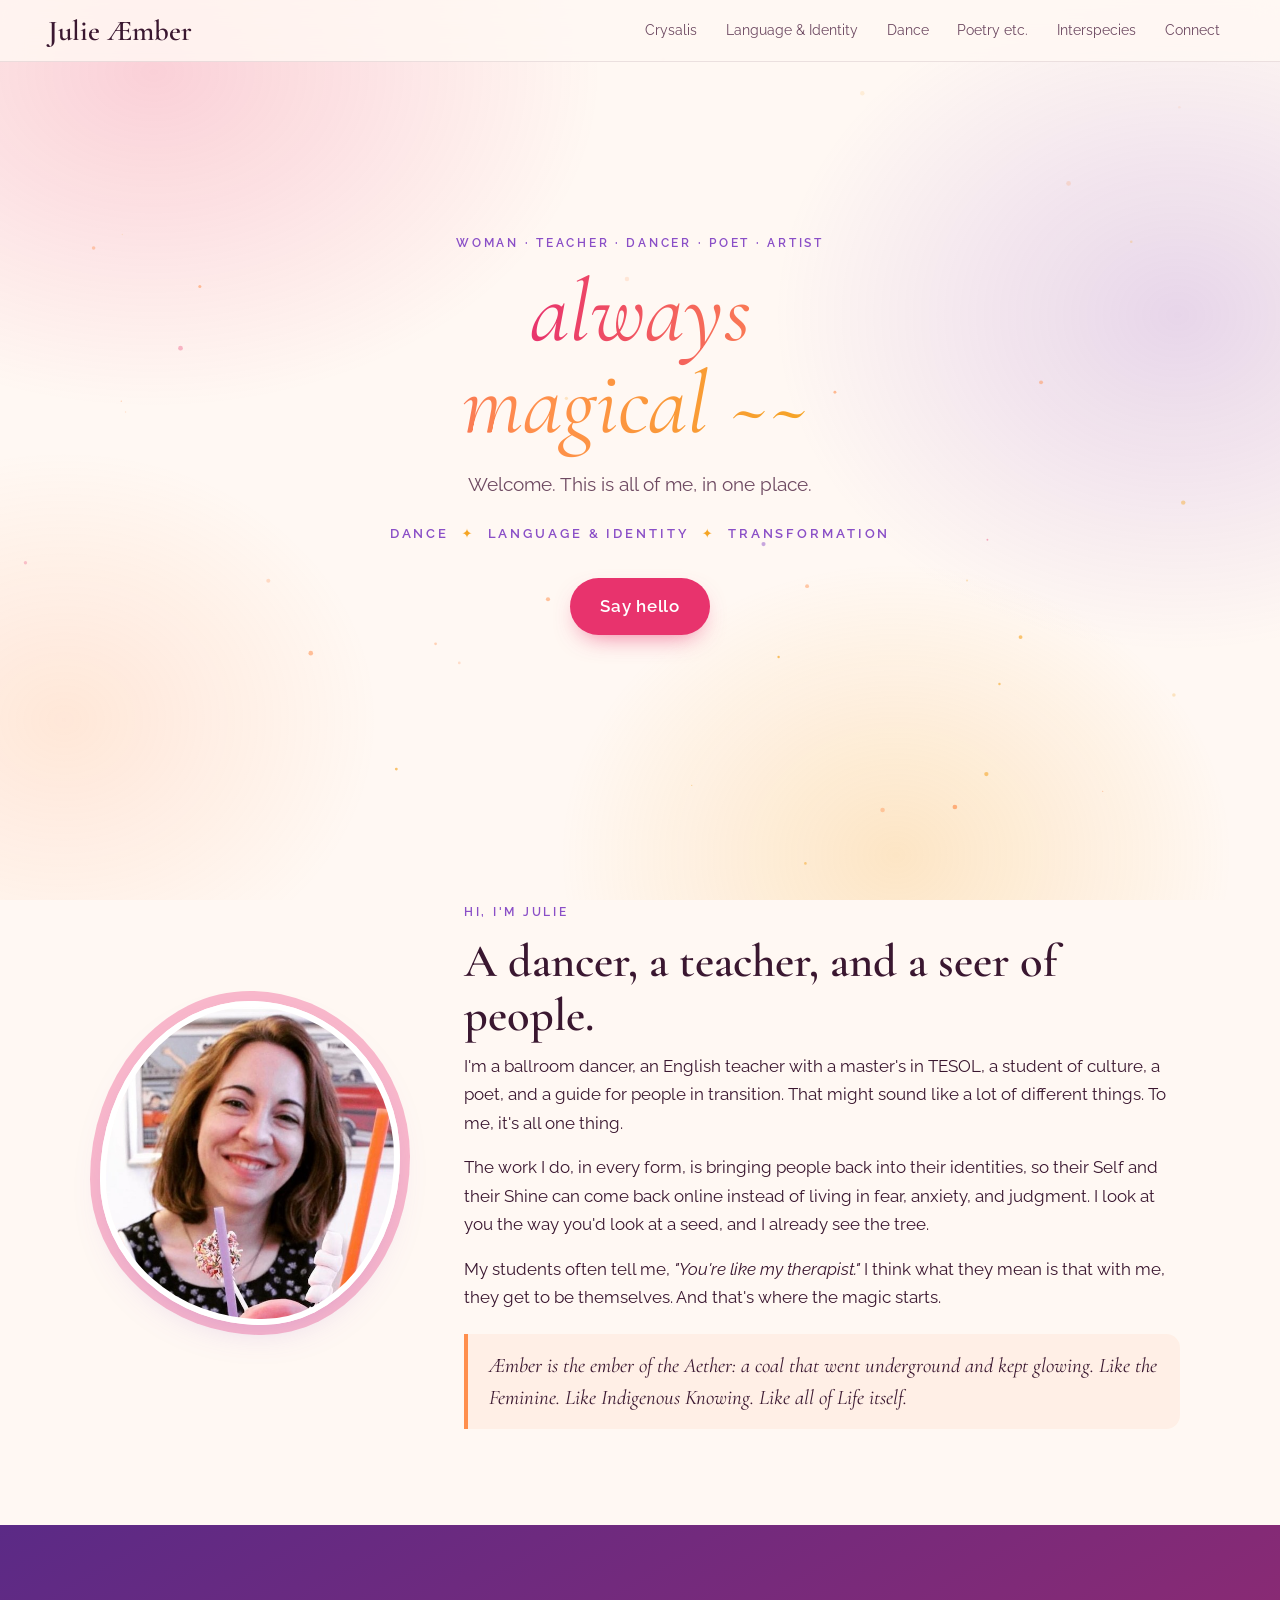
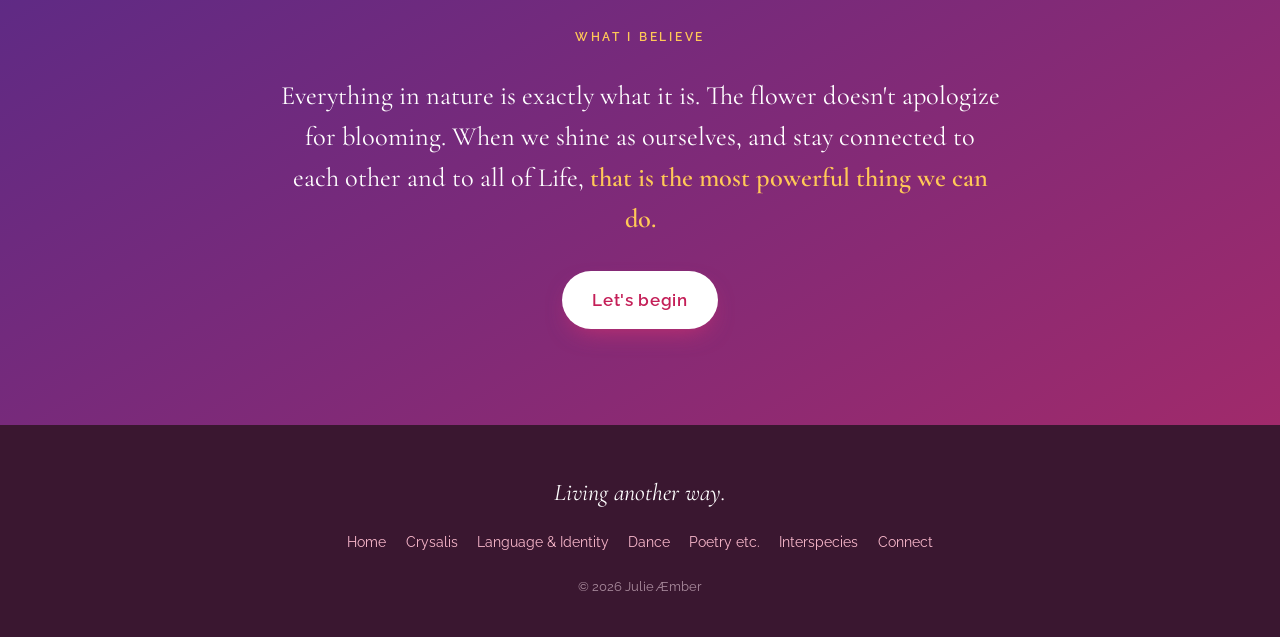
<file: index.html>
<!doctype html>
<html lang="en">
<head>
  <meta charset="utf-8">
  <meta name="viewport" content="width=device-width, initial-scale=1">
  <title>Julie Æmber</title>
  <meta name="description" content="Julie Aember: woman, teacher, dancer, poet, artist. Dance, language & identity, and transformation.">
  <link rel="icon" type="image/png" href="images/butterfly.png">
  <link rel="preconnect" href="https://fonts.googleapis.com">
  <link rel="preconnect" href="https://fonts.gstatic.com" crossorigin>
  <link href="https://fonts.googleapis.com/css2?family=Cormorant+Garamond:ital,wght@0,400;0,600;1,400;1,600&family=Raleway:wght@400;600;700&display=swap" rel="stylesheet">
  <link rel="stylesheet" href="style.css">
</head>
<body>
  <div class="aura" aria-hidden="true"></div>
  <canvas id="sparks" aria-hidden="true"></canvas>

  <header class="nav">
    <a href="index.html" class="logo" aria-label="Julie Aember, home">Julie Æmber</a>
    <nav>
      <a href="crysalis.html">Crysalis</a>
      <a href="language.html">Language &amp; Identity</a>
      <a href="dance.html">Dance</a>
      <a href="poetry-art.html">Poetry etc.</a>
      <a href="animals.html">Interspecies</a>
      <a href="contact.html">Connect</a>
    </nav>
  </header>

  <main id="top">
    <section class="hero">
      <div>
        <p class="eyebrow">woman · teacher · dancer · poet · artist</p>
        <h1><em>always<br>magical ~~</em></h1>
        <p class="lede">Welcome. This is all of me, in one place.</p>
        <p class="threads">Dance <b>✦</b> Language &amp; Identity <b>✦</b> Transformation</p>
        <a class="btn" href="contact.html">Say hello</a>
      </div>
    </section>

    <section class="section reveal">
      <div class="wrap intro">
        <img class="portrait" src="images/julie.jpg" alt="Julie smiling">
        <div>
          <p class="eyebrow">Hi, I'm Julie</p>
          <h2>A dancer, a teacher, and a seer of people.</h2>
          <p>I'm a ballroom dancer, an English teacher with a master's in TESOL, a student of culture, a poet, and a guide for people in transition. That might sound like a lot of different things. To me, it's all one thing.</p>
          <p>The work I do, in every form, is bringing people back into their identities, so their Self and their Shine can come back online instead of living in fear, anxiety, and judgment. I look at you the way you'd look at a seed, and I already see the tree.</p>
          <p>My students often tell me, <em>"You're like my therapist."</em> I think what they mean is that with me, they get to be themselves. And that's where the magic starts.</p>
          <p class="aember">Æmber is the ember of the Aether: a coal that went underground and kept glowing. Like the Feminine. Like Indigenous Knowing. Like all of Life itself.</p>
        </div>
      </div>
    </section>

    <section class="section tint-deep reveal">
      <div class="narrow center">
        <p class="eyebrow">What I believe</p>
        <p class="manifesto">Everything in nature is exactly what it is. The flower doesn't apologize for blooming. When we shine as ourselves, and stay connected to each other and to all of Life, <strong>that is the most powerful thing we can do.</strong></p>
        <a class="btn light" href="contact.html">Let's begin</a>
      </div>
    </section>
  </main>

  <footer>
    <p class="sig">Living another way.</p>
    <div class="links"><a href="index.html">Home</a> <a href="crysalis.html">Crysalis</a> <a href="language.html">Language &amp; Identity</a> <a href="dance.html">Dance</a> <a href="poetry-art.html">Poetry etc.</a> <a href="animals.html">Interspecies</a> <a href="contact.html">Connect</a></div>
    <small>© <span id="year">2026</span> Julie Æmber</small>
  </footer>

  <script src="script.js"></script>
</body>
</html>
</file>
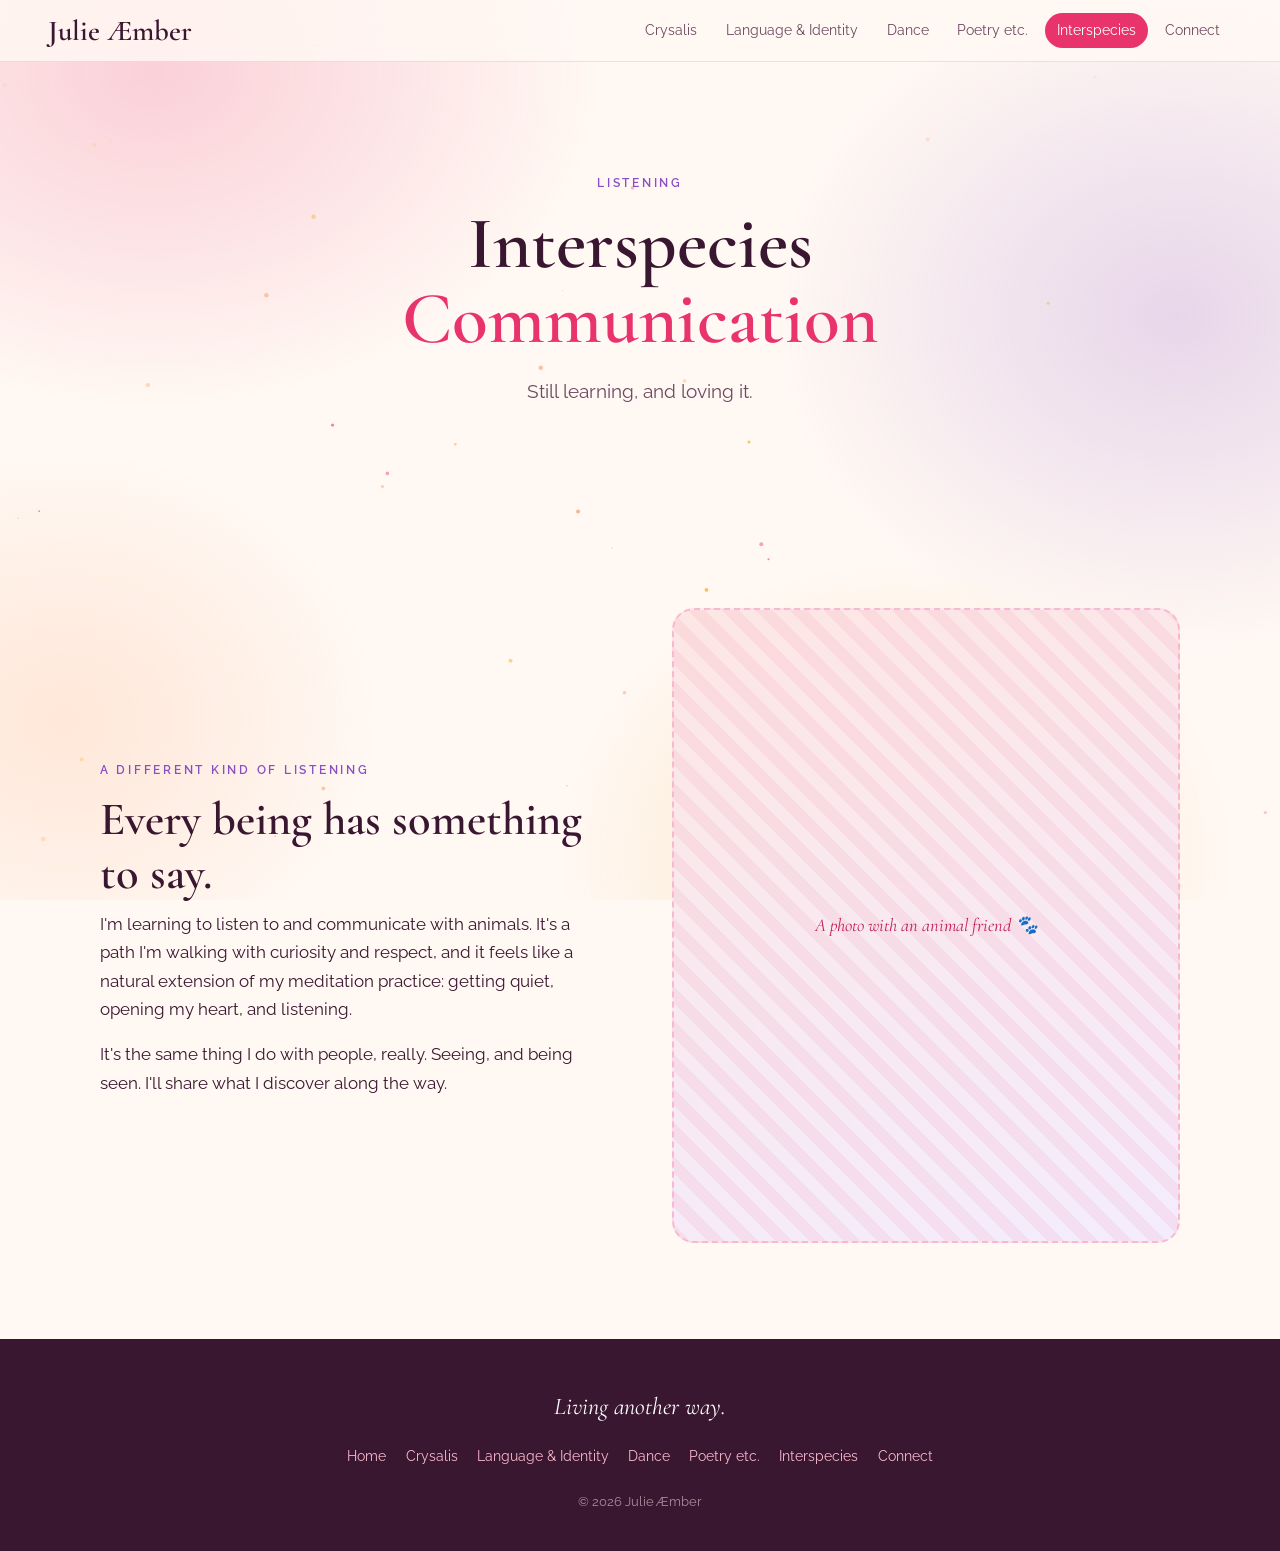
<file: animals.html>
<!doctype html>
<html lang="en">
<head>
  <meta charset="utf-8">
  <meta name="viewport" content="width=device-width, initial-scale=1">
  <title>Interspecies · Julie Æmber</title>
  <meta name="description" content="Interspecies communication: Julie Aember is learning to listen to animals.">
  <link rel="icon" type="image/png" href="images/butterfly.png">
  <link rel="preconnect" href="https://fonts.googleapis.com">
  <link rel="preconnect" href="https://fonts.gstatic.com" crossorigin>
  <link href="https://fonts.googleapis.com/css2?family=Cormorant+Garamond:ital,wght@0,400;0,600;1,400;1,600&family=Raleway:wght@400;600;700&display=swap" rel="stylesheet">
  <link rel="stylesheet" href="style.css">
</head>
<body>
  <div class="aura" aria-hidden="true"></div>
  <canvas id="sparks" aria-hidden="true"></canvas>

  <header class="nav">
    <a href="index.html" class="logo" aria-label="Julie Aember, home">Julie Æmber</a>
    <nav>
      <a href="crysalis.html">Crysalis</a>
      <a href="language.html">Language &amp; Identity</a>
      <a href="dance.html">Dance</a>
      <a href="poetry-art.html">Poetry etc.</a>
      <a href="animals.html" aria-current="page">Interspecies</a>
      <a href="contact.html">Connect</a>
    </nav>
  </header>

  <main id="top">
    <section class="hero page-hero">
      <div>
        <p class="eyebrow">listening</p>
        <h1>Interspecies<br><span>Communication</span></h1>
        <p class="lede">Still learning, and loving it.</p>
      </div>
    </section>

    <section class="section reveal">
      <div class="wrap split">
        <div>
          <p class="eyebrow">A different kind of listening</p>
          <h2>Every being has something to say.</h2>
          <p>I'm learning to listen to and communicate with animals. It's a path I'm walking with curiosity and respect, and it feels like a natural extension of my meditation practice: getting quiet, opening my heart, and listening.</p>
          <p>It's the same thing I do with people, really. Seeing, and being seen. I'll share what I discover along the way.</p>
        </div>
        <div class="photo-slot">A photo with an animal friend 🐾</div>
      </div>
    </section>
  </main>

  <footer>
    <p class="sig">Living another way.</p>
    <div class="links"><a href="index.html">Home</a> <a href="crysalis.html">Crysalis</a> <a href="language.html">Language &amp; Identity</a> <a href="dance.html">Dance</a> <a href="poetry-art.html">Poetry etc.</a> <a href="animals.html">Interspecies</a> <a href="contact.html">Connect</a></div>
    <small>© <span id="year">2026</span> Julie Æmber</small>
  </footer>

  <script src="script.js"></script>
</body>
</html>
</file>
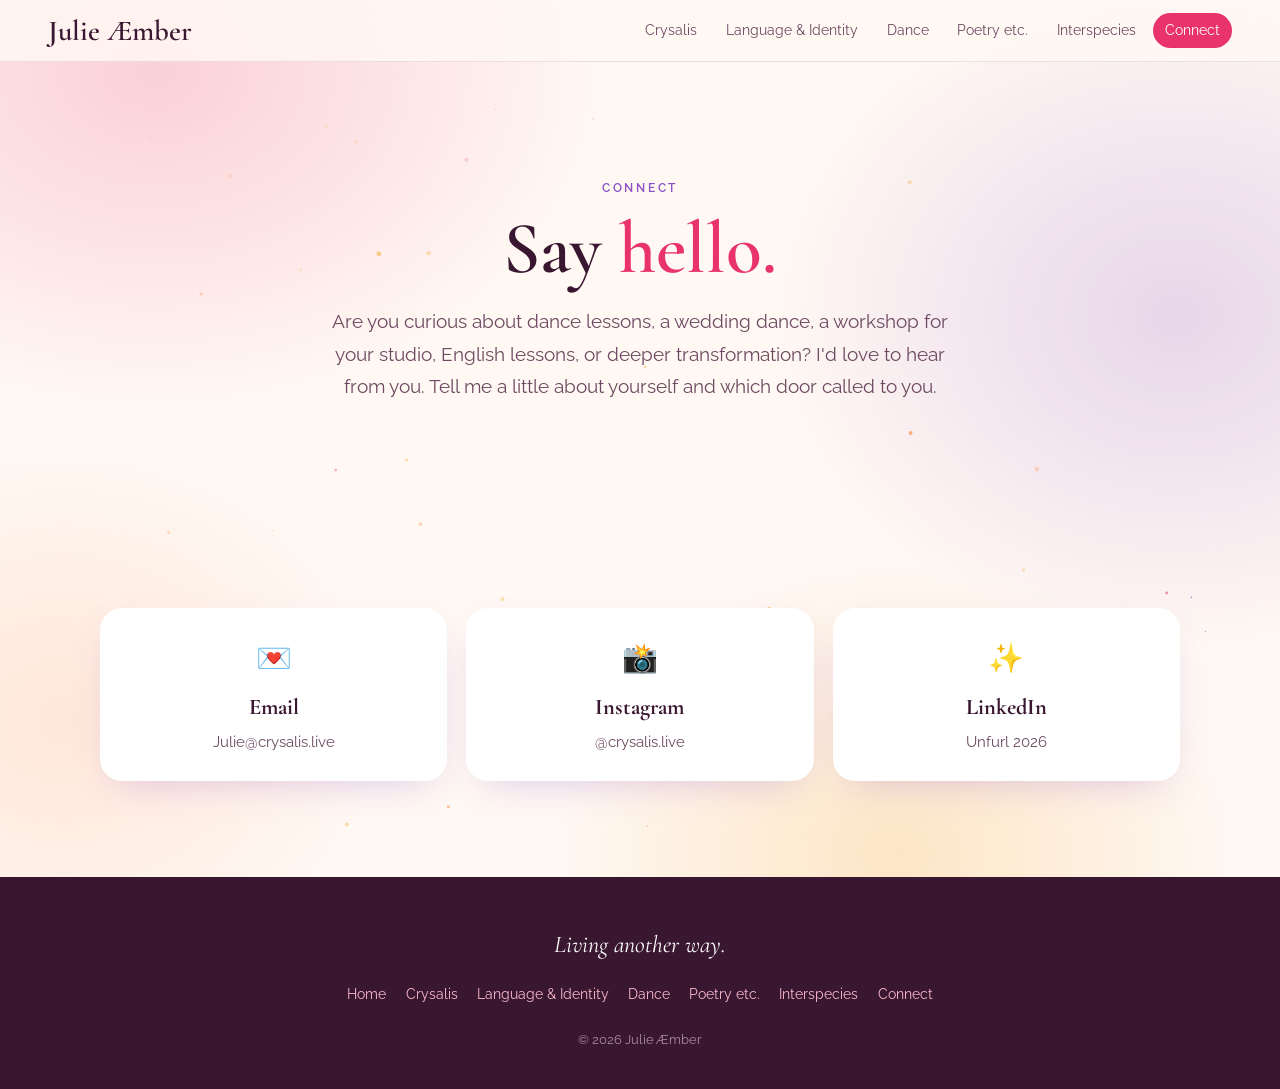
<file: contact.html>
<!doctype html>
<html lang="en">
<head>
  <meta charset="utf-8">
  <meta name="viewport" content="width=device-width, initial-scale=1">
  <title>Connect · Julie Æmber</title>
  <meta name="description" content="Get in touch with Julie Aember.">
  <link rel="icon" type="image/png" href="images/butterfly.png">
  <link rel="preconnect" href="https://fonts.googleapis.com">
  <link rel="preconnect" href="https://fonts.gstatic.com" crossorigin>
  <link href="https://fonts.googleapis.com/css2?family=Cormorant+Garamond:ital,wght@0,400;0,600;1,400;1,600&family=Raleway:wght@400;600;700&display=swap" rel="stylesheet">
  <link rel="stylesheet" href="style.css">
</head>
<body>
  <div class="aura" aria-hidden="true"></div>
  <canvas id="sparks" aria-hidden="true"></canvas>

  <header class="nav">
    <a href="index.html" class="logo" aria-label="Julie Aember, home">Julie Æmber</a>
    <nav>
      <a href="crysalis.html">Crysalis</a>
      <a href="language.html">Language &amp; Identity</a>
      <a href="dance.html">Dance</a>
      <a href="poetry-art.html">Poetry etc.</a>
      <a href="animals.html">Interspecies</a>
      <a href="contact.html" aria-current="page">Connect</a>
    </nav>
  </header>

  <main id="top">
    <section class="hero page-hero">
      <div>
        <p class="eyebrow">connect</p>
        <h1>Say <span>hello.</span></h1>
        <p class="lede">Are you curious about dance lessons, a wedding dance, a workshop for your studio, English lessons, or deeper transformation? I'd love to hear from you. Tell me a little about yourself and which door called to you.</p>
      </div>
    </section>

    <section class="section reveal">
      <div class="wrap">
        <div class="contact-ways">
          <a href="mailto:Julie@crysalis.live">
            <span class="icon">💌</span><strong>Email</strong><span>Julie@crysalis.live</span>
          </a>
          <a href="https://www.instagram.com/crysalis.live/" target="_blank" rel="noopener">
            <span class="icon">📸</span><strong>Instagram</strong><span>@crysalis.live</span>
          </a>
          <a href="https://linkedin.com/company/unfurl2026" target="_blank" rel="noopener">
            <span class="icon">✨</span><strong>LinkedIn</strong><span>Unfurl 2026</span>
          </a>
        </div>
      </div>
    </section>
  </main>

  <footer>
    <p class="sig">Living another way.</p>
    <div class="links"><a href="index.html">Home</a> <a href="crysalis.html">Crysalis</a> <a href="language.html">Language &amp; Identity</a> <a href="dance.html">Dance</a> <a href="poetry-art.html">Poetry etc.</a> <a href="animals.html">Interspecies</a> <a href="contact.html">Connect</a></div>
    <small>© <span id="year">2026</span> Julie Æmber</small>
  </footer>

  <script src="script.js"></script>
</body>
</html>
</file>
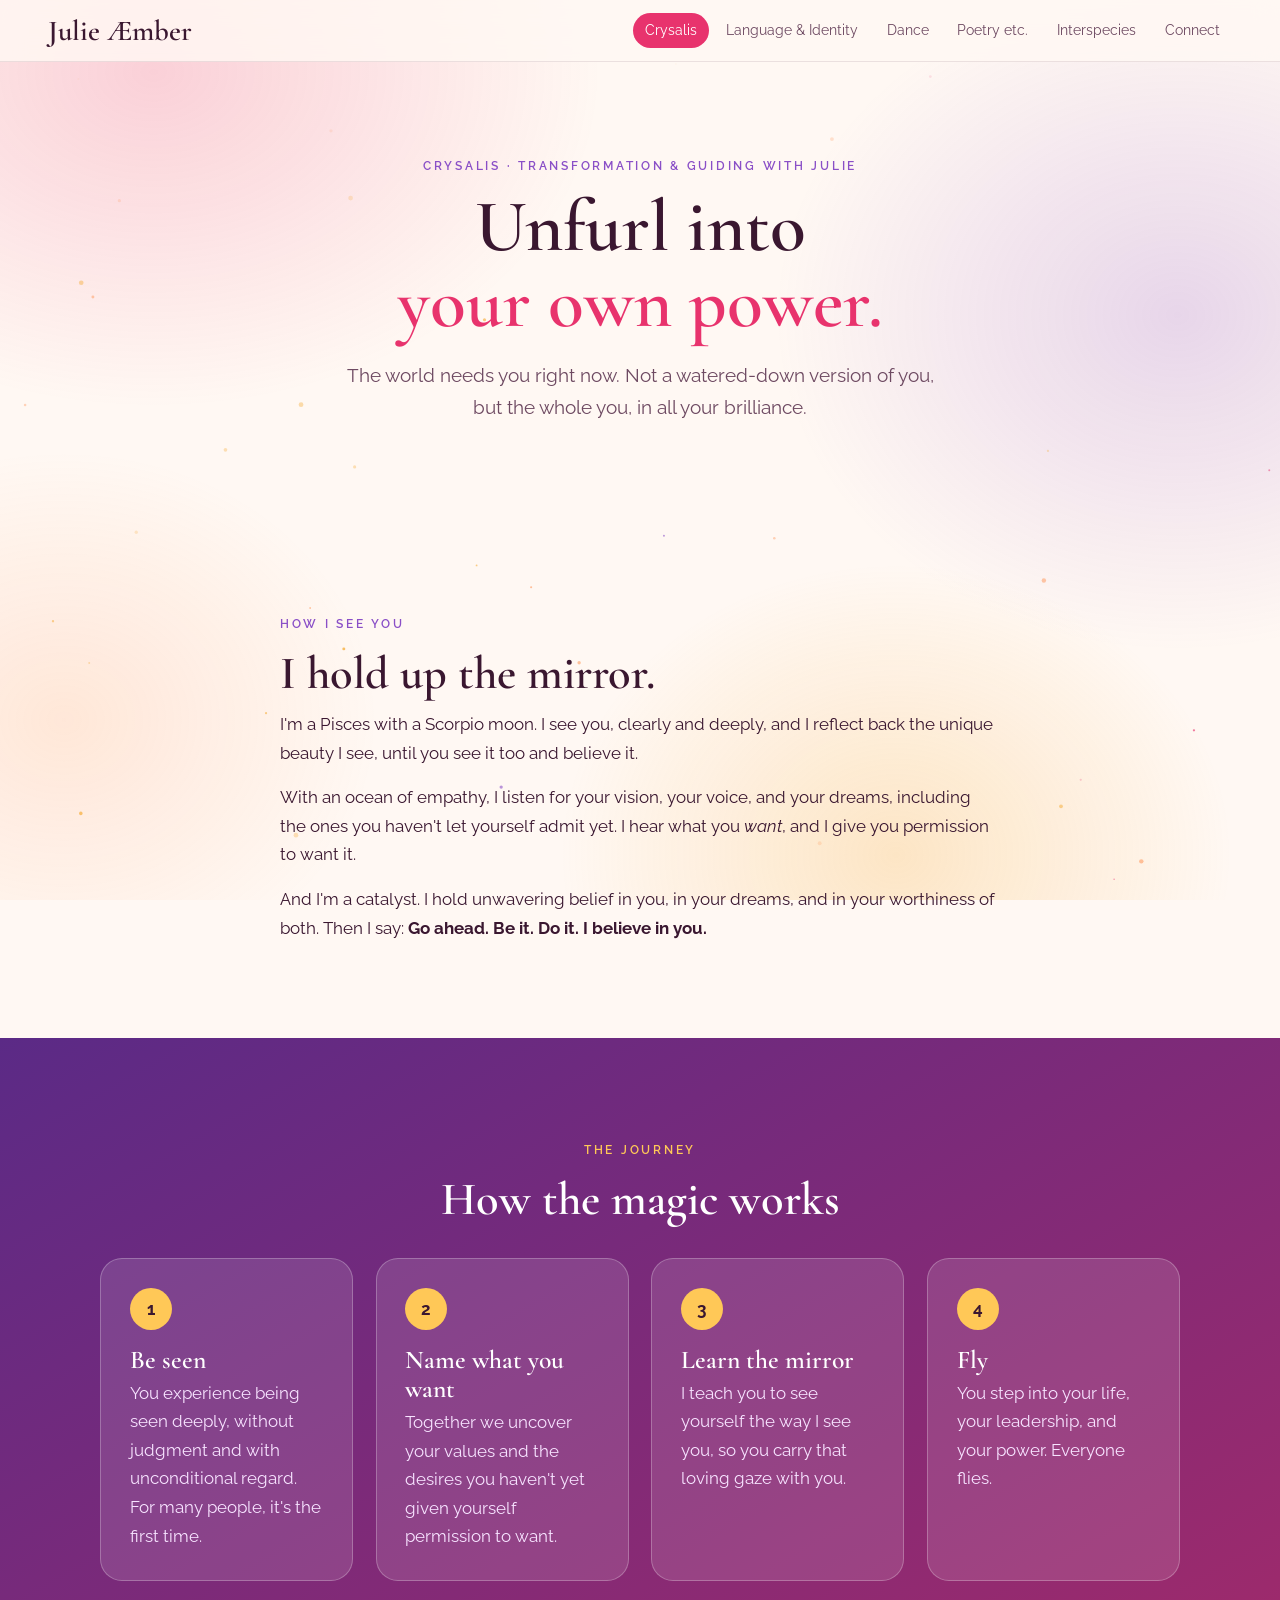
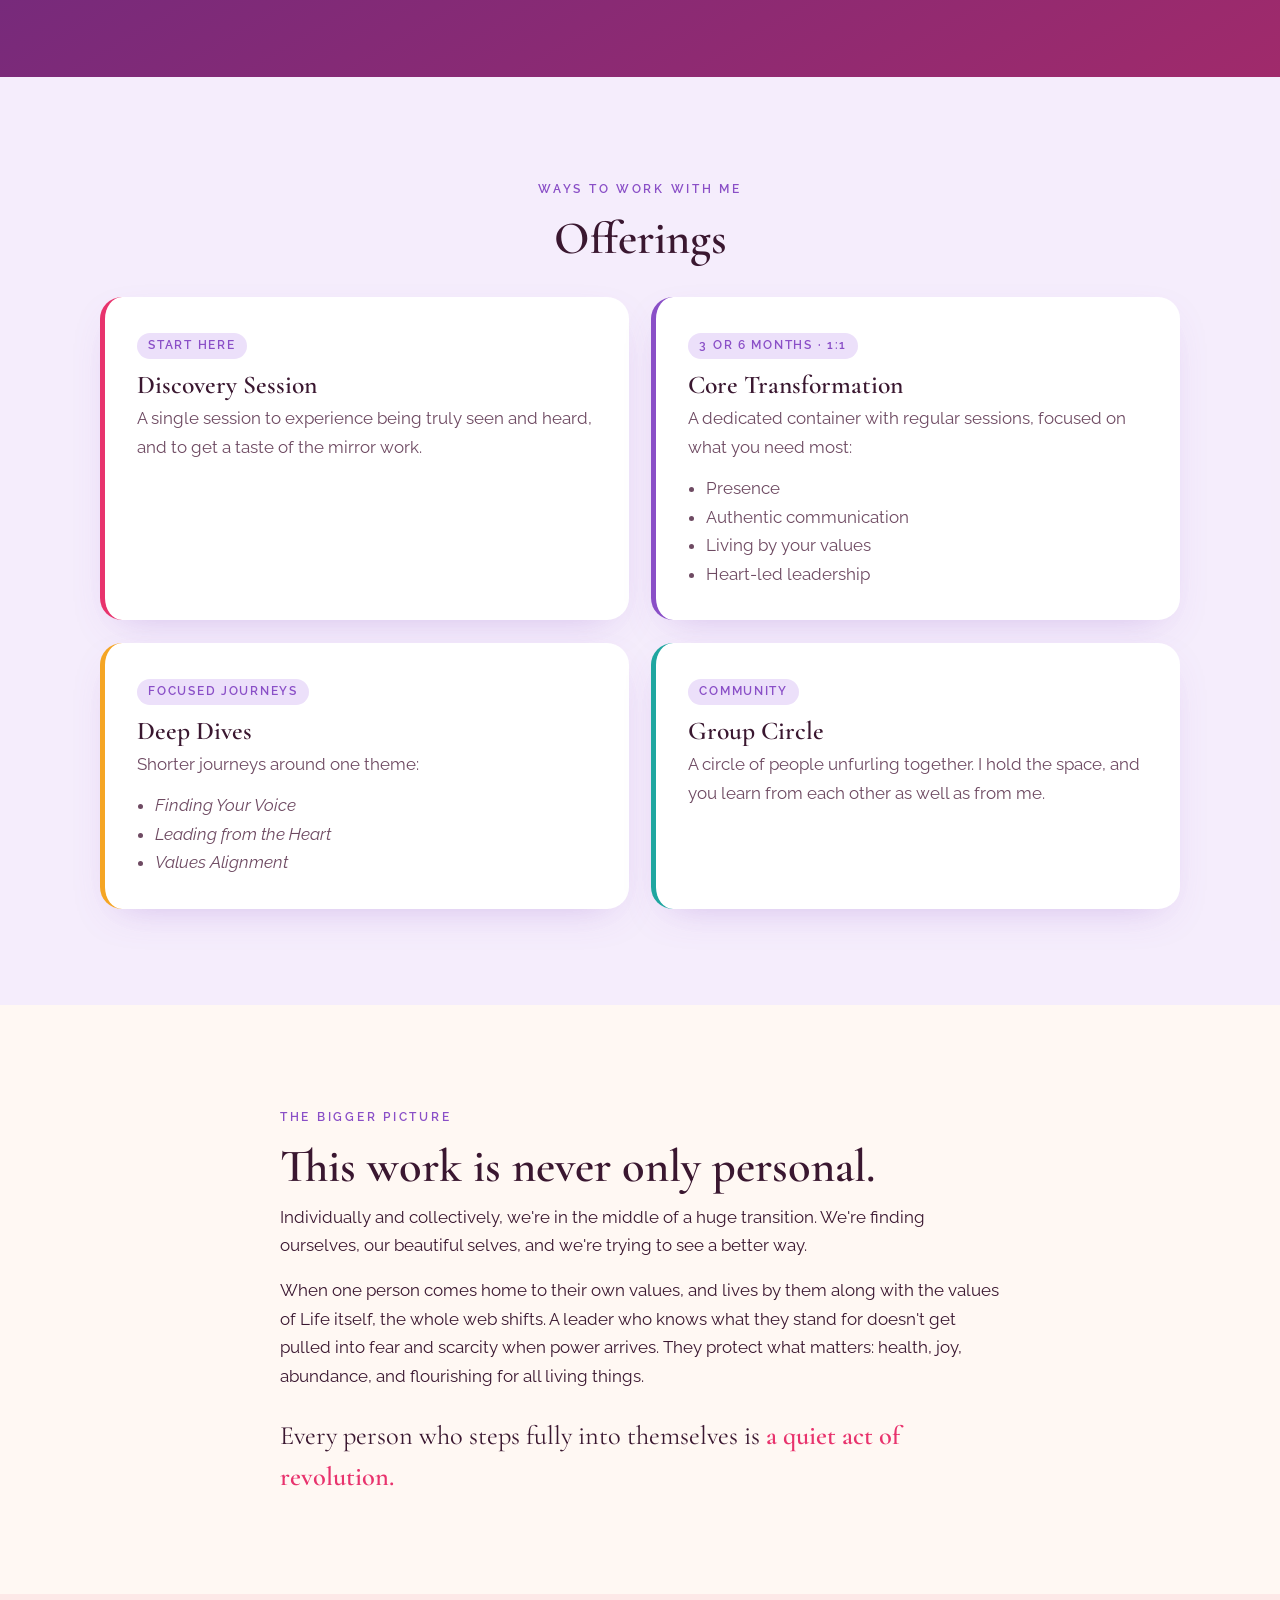
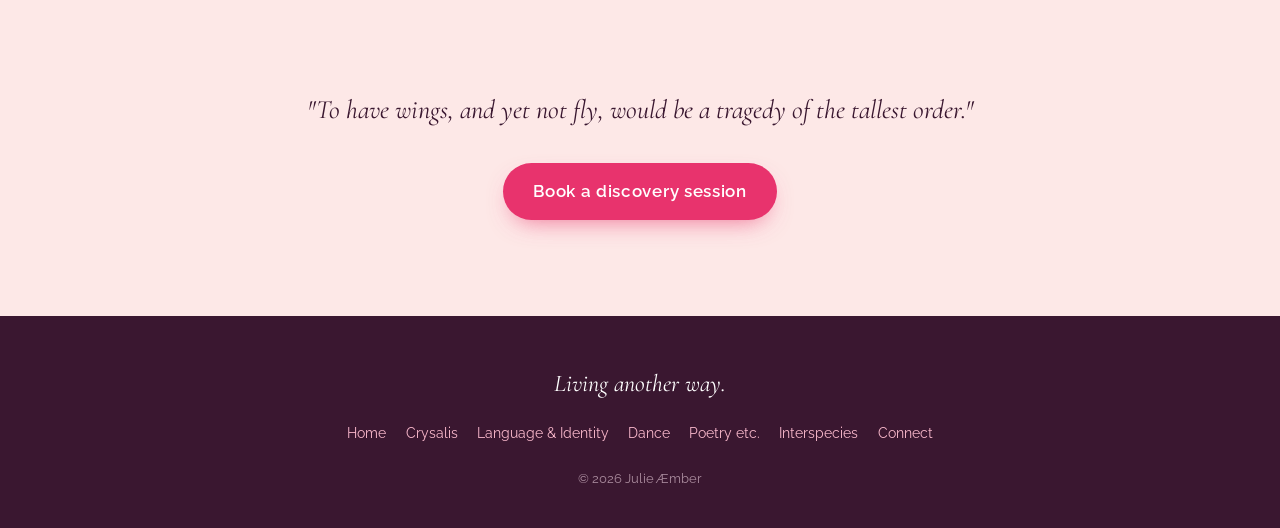
<file: crysalis.html>
<!doctype html>
<html lang="en">
<head>
  <meta charset="utf-8">
  <meta name="viewport" content="width=device-width, initial-scale=1">
  <title>Crysalis · Julie Æmber</title>
  <meta name="description" content="Crysalis: transformation and heart-led leadership guiding with Julie Aember.">
  <link rel="icon" type="image/png" href="images/butterfly.png">
  <link rel="preconnect" href="https://fonts.googleapis.com">
  <link rel="preconnect" href="https://fonts.gstatic.com" crossorigin>
  <link href="https://fonts.googleapis.com/css2?family=Cormorant+Garamond:ital,wght@0,400;0,600;1,400;1,600&family=Raleway:wght@400;600;700&display=swap" rel="stylesheet">
  <link rel="stylesheet" href="style.css">
</head>
<body>
  <div class="aura" aria-hidden="true"></div>
  <canvas id="sparks" aria-hidden="true"></canvas>

  <header class="nav">
    <a href="index.html" class="logo" aria-label="Julie Aember, home">Julie Æmber</a>
    <nav>
      <a href="crysalis.html" aria-current="page">Crysalis</a>
      <a href="language.html">Language &amp; Identity</a>
      <a href="dance.html">Dance</a>
      <a href="poetry-art.html">Poetry etc.</a>
      <a href="animals.html">Interspecies</a>
      <a href="contact.html">Connect</a>
    </nav>
  </header>

  <main id="top">
    <section class="hero page-hero">
      <div>
        <p class="eyebrow">Crysalis · transformation &amp; guiding with Julie</p>
        <h1>Unfurl into<br><span>your own power.</span></h1>
        <p class="lede">The world needs you right now. Not a watered-down version of you, but the whole you, in all your brilliance.</p>
      </div>
    </section>

    <section class="section reveal">
      <div class="narrow">
        <p class="eyebrow">How I see you</p>
        <h2>I hold up the mirror.</h2>
        <p>I'm a Pisces with a Scorpio moon. I see you, clearly and deeply, and I reflect back the unique beauty I see, until you see it too and believe it.</p>
        <p>With an ocean of empathy, I listen for your vision, your voice, and your dreams, including the ones you haven't let yourself admit yet. I hear what you <em>want</em>, and I give you permission to want it.</p>
        <p>And I'm a catalyst. I hold unwavering belief in you, in your dreams, and in your worthiness of both. Then I say: <strong>Go ahead. Be it. Do it. I believe in you.</strong></p>
      </div>
    </section>

    <section class="section tint-deep reveal">
      <div class="wrap">
        <div class="center"><p class="eyebrow">The journey</p><h2>How the magic works</h2></div>
        <div class="steps">
          <div class="step"><h3>Be seen</h3><p>You experience being seen deeply, without judgment and with unconditional regard. For many people, it's the first time.</p></div>
          <div class="step"><h3>Name what you want</h3><p>Together we uncover your values and the desires you haven't yet given yourself permission to want.</p></div>
          <div class="step"><h3>Learn the mirror</h3><p>I teach you to see yourself the way I see you, so you carry that loving gaze with you.</p></div>
          <div class="step"><h3>Fly</h3><p>You step into your life, your leadership, and your power. Everyone flies.</p></div>
        </div>
      </div>
    </section>

    <section class="section tint-violet reveal">
      <div class="wrap">
        <div class="center"><p class="eyebrow">Ways to work with me</p><h2>Offerings</h2></div>
        <div class="offerings">
          <article class="offer" style="--c:var(--accent)">
            <span class="tag">Start here</span>
            <h3>Discovery Session</h3>
            <p>A single session to experience being truly seen and heard, and to get a taste of the mirror work.</p>
          </article>
          <article class="offer" style="--c:var(--violet)">
            <span class="tag">3 or 6 months · 1:1</span>
            <h3>Core Transformation</h3>
            <p>A dedicated container with regular sessions, focused on what you need most:</p>
            <ul><li>Presence</li><li>Authentic communication</li><li>Living by your values</li><li>Heart-led leadership</li></ul>
          </article>
          <article class="offer" style="--c:var(--gold)">
            <span class="tag">Focused journeys</span>
            <h3>Deep Dives</h3>
            <p>Shorter journeys around one theme:</p>
            <ul><li><em>Finding Your Voice</em></li><li><em>Leading from the Heart</em></li><li><em>Values Alignment</em></li></ul>
          </article>
          <article class="offer" style="--c:var(--turquoise)">
            <span class="tag">Community</span>
            <h3>Group Circle</h3>
            <p>A circle of people unfurling together. I hold the space, and you learn from each other as well as from me.</p>
          </article>
        </div>
      </div>
    </section>

    <section class="section reveal">
      <div class="narrow">
        <p class="eyebrow">The bigger picture</p>
        <h2>This work is never only personal.</h2>
        <p>Individually and collectively, we're in the middle of a huge transition. We're finding ourselves, our beautiful selves, and we're trying to see a better way.</p>
        <p>When one person comes home to their own values, and lives by them along with the values of Life itself, the whole web shifts. A leader who knows what they stand for doesn't get pulled into fear and scarcity when power arrives. They protect what matters: health, joy, abundance, and flourishing for all living things.</p>
        <p class="manifesto" style="margin-top:1.6rem">Every person who steps fully into themselves is <strong>a quiet act of revolution.</strong></p>
      </div>
    </section>

    <section class="section tint-blush reveal">
      <div class="narrow center">
        <p class="manifesto"><em>"To have wings, and yet not fly, would be a tragedy of the tallest order."</em></p>
        <a class="btn" href="contact.html">Book a discovery session</a>
      </div>
    </section>
  </main>

  <footer>
    <p class="sig">Living another way.</p>
    <div class="links"><a href="index.html">Home</a> <a href="crysalis.html">Crysalis</a> <a href="language.html">Language &amp; Identity</a> <a href="dance.html">Dance</a> <a href="poetry-art.html">Poetry etc.</a> <a href="animals.html">Interspecies</a> <a href="contact.html">Connect</a></div>
    <small>© <span id="year">2026</span> Julie Æmber</small>
  </footer>

  <script src="script.js"></script>
</body>
</html>
</file>
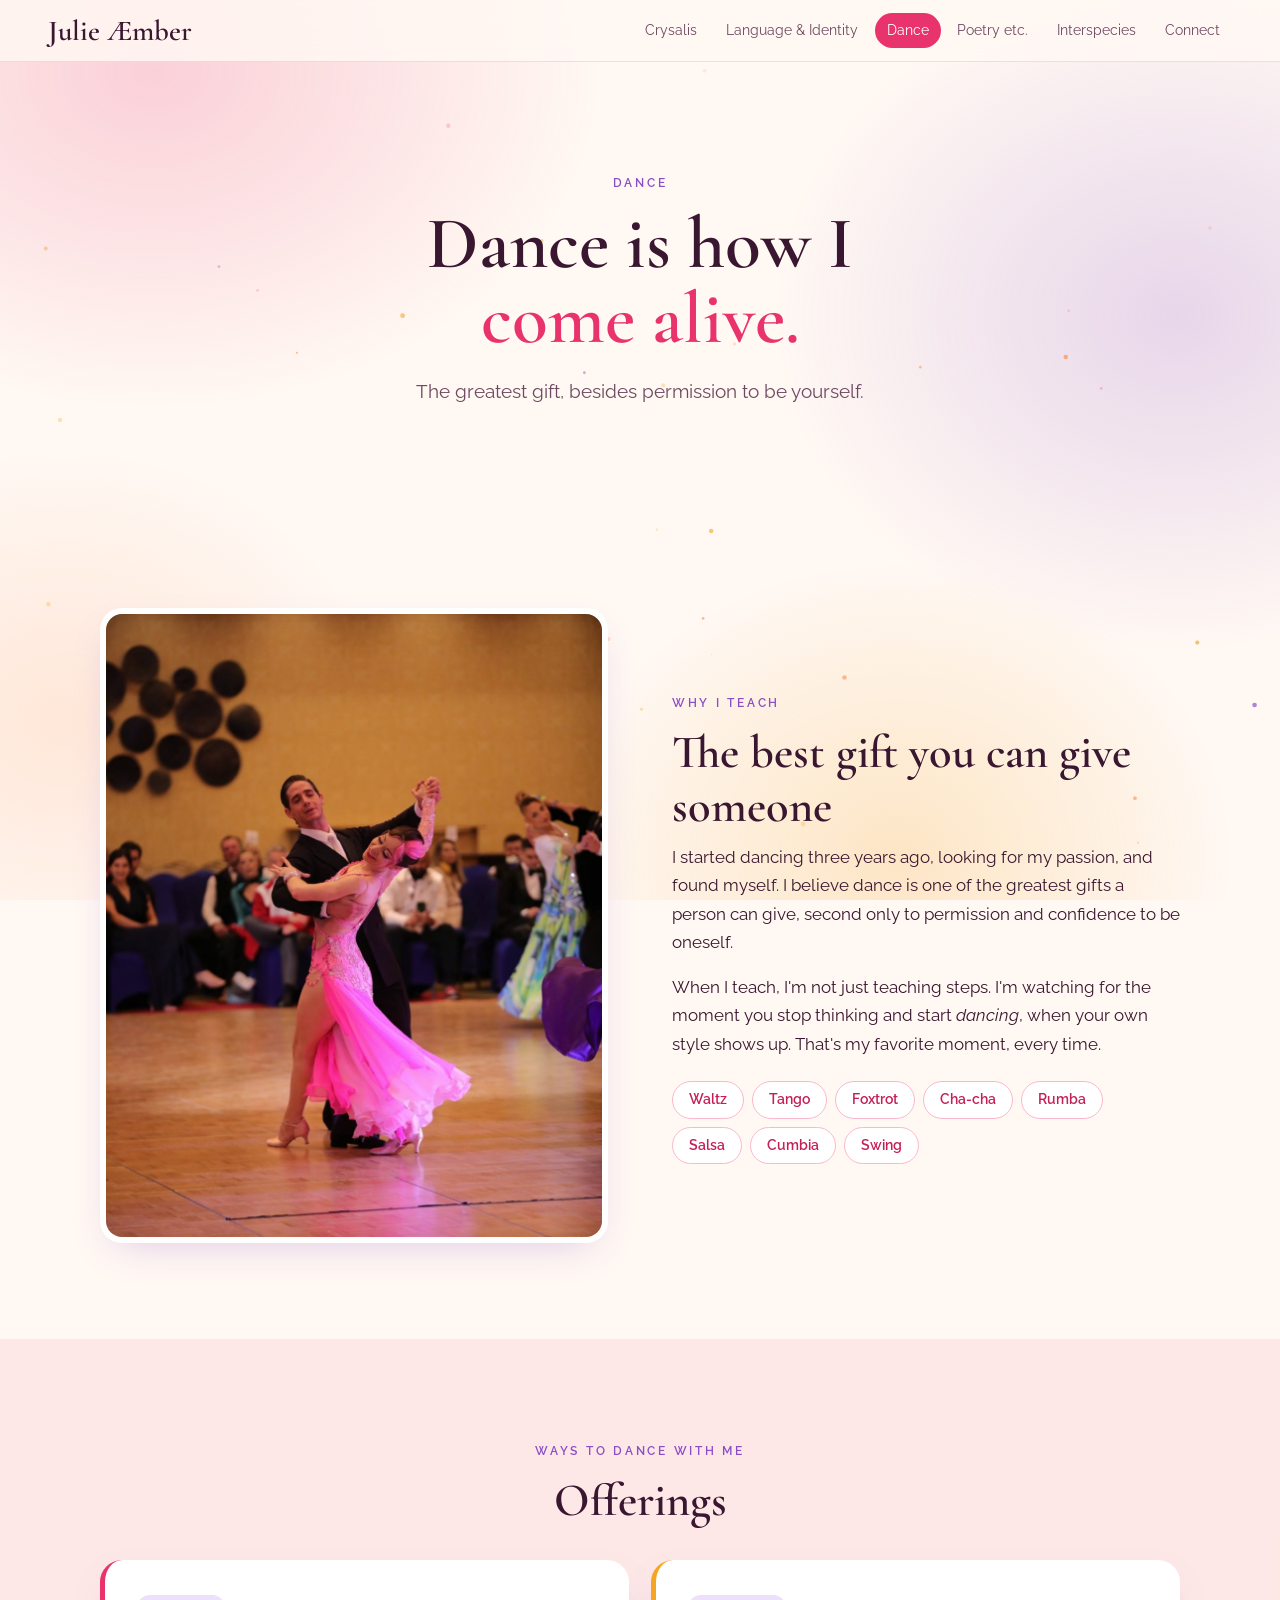
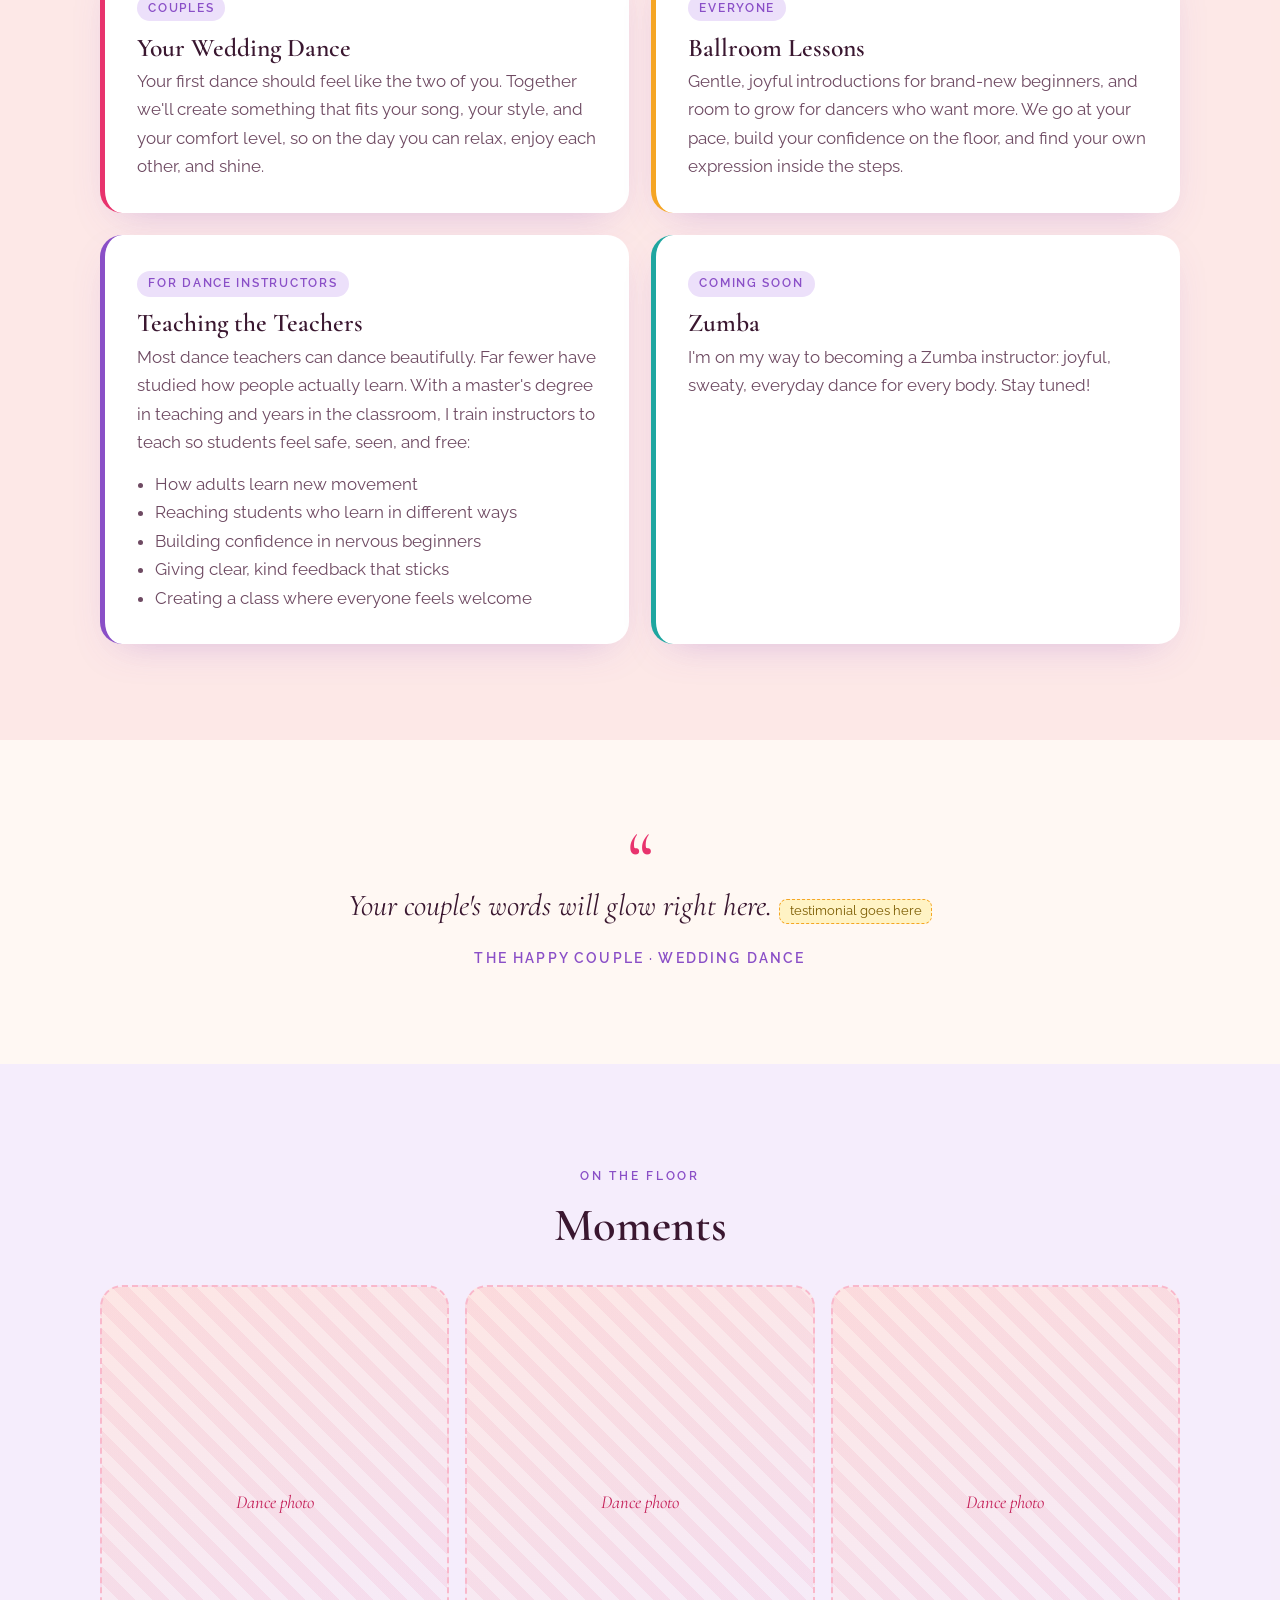
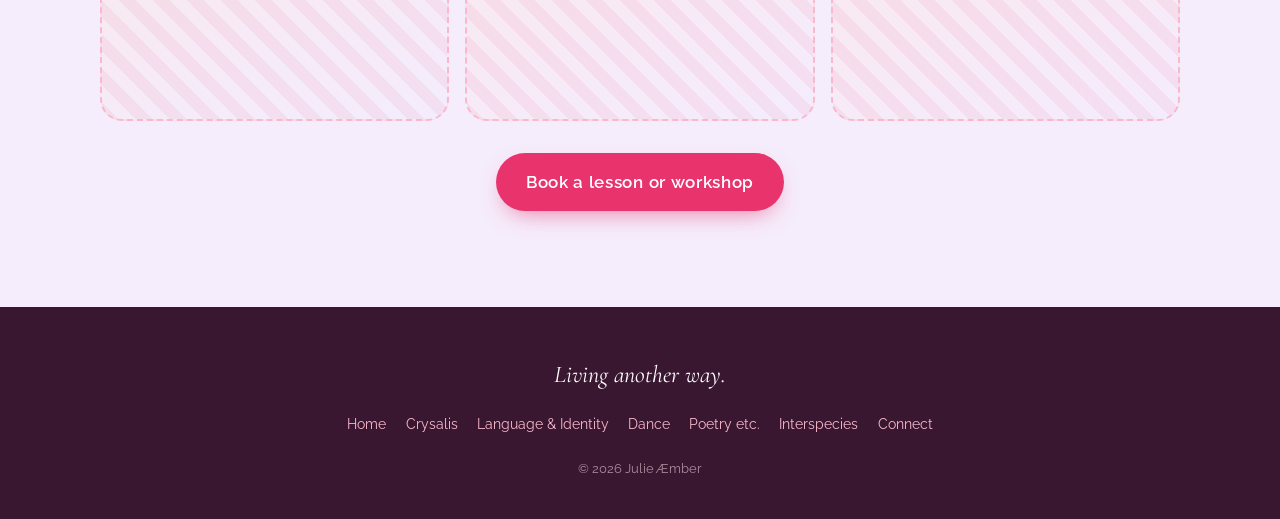
<file: dance.html>
<!doctype html>
<html lang="en">
<head>
  <meta charset="utf-8">
  <meta name="viewport" content="width=device-width, initial-scale=1">
  <title>Dance · Julie Æmber</title>
  <meta name="description" content="Wedding dances, ballroom lessons, and teacher training for dance instructors with Julie Aember.">
  <link rel="icon" type="image/png" href="images/butterfly.png">
  <link rel="preconnect" href="https://fonts.googleapis.com">
  <link rel="preconnect" href="https://fonts.gstatic.com" crossorigin>
  <link href="https://fonts.googleapis.com/css2?family=Cormorant+Garamond:ital,wght@0,400;0,600;1,400;1,600&family=Raleway:wght@400;600;700&display=swap" rel="stylesheet">
  <link rel="stylesheet" href="style.css">
</head>
<body>
  <div class="aura" aria-hidden="true"></div>
  <canvas id="sparks" aria-hidden="true"></canvas>

  <header class="nav">
    <a href="index.html" class="logo" aria-label="Julie Aember, home">Julie Æmber</a>
    <nav>
      <a href="crysalis.html">Crysalis</a>
      <a href="language.html">Language &amp; Identity</a>
      <a href="dance.html" aria-current="page">Dance</a>
      <a href="poetry-art.html">Poetry etc.</a>
      <a href="animals.html">Interspecies</a>
      <a href="contact.html">Connect</a>
    </nav>
  </header>

  <main id="top">
    <section class="hero page-hero">
      <div>
        <p class="eyebrow">Dance</p>
        <h1>Dance is how I<br><span>come alive.</span></h1>
        <p class="lede">The greatest gift, besides permission to be yourself.</p>
      </div>
    </section>

    <section class="section reveal">
      <div class="wrap split">
        <img class="photo" src="images/dance-1.jpg" alt="A ballroom dancer in a flowing pink gown, mid-turn with her partner on a competition floor">
        <div>
          <p class="eyebrow">Why I teach</p>
          <h2>The best gift you can give someone</h2>
          <p>I started dancing three years ago, looking for my passion, and found myself. I believe dance is one of the greatest gifts a person can give, second only to permission and confidence to be oneself.</p>
          <p>When I teach, I'm not just teaching steps. I'm watching for the moment you stop thinking and start <em>dancing</em>, when your own style shows up. That's my favorite moment, every time.</p>
          <div class="styles">
            <span>Waltz</span><span>Tango</span><span>Foxtrot</span><span>Cha-cha</span><span>Rumba</span><span>Salsa</span><span>Cumbia</span><span>Swing</span>
          </div>
        </div>
      </div>
    </section>

    <section class="section tint-blush reveal">
      <div class="wrap">
        <div class="center"><p class="eyebrow">Ways to dance with me</p><h2>Offerings</h2></div>
        <div class="offerings">
          <article class="offer" style="--c:var(--accent)">
            <span class="tag">Couples</span>
            <h3>Your Wedding Dance</h3>
            <p>Your first dance should feel like the two of you. Together we'll create something that fits your song, your style, and your comfort level, so on the day you can relax, enjoy each other, and shine.</p>
          </article>
          <article class="offer" style="--c:var(--gold)">
            <span class="tag">Everyone</span>
            <h3>Ballroom Lessons</h3>
            <p>Gentle, joyful introductions for brand-new beginners, and room to grow for dancers who want more. We go at your pace, build your confidence on the floor, and find your own expression inside the steps.</p>
          </article>
          <article class="offer" style="--c:var(--violet)">
            <span class="tag">For dance instructors</span>
            <h3>Teaching the Teachers</h3>
            <p>Most dance teachers can dance beautifully. Far fewer have studied how people actually learn. With a master's degree in teaching and years in the classroom, I train instructors to teach so students feel safe, seen, and free:</p>
            <ul>
              <li>How adults learn new movement</li>
              <li>Reaching students who learn in different ways</li>
              <li>Building confidence in nervous beginners</li>
              <li>Giving clear, kind feedback that sticks</li>
              <li>Creating a class where everyone feels welcome</li>
            </ul>
          </article>
          <article class="offer" style="--c:var(--turquoise)">
            <span class="tag">Coming soon</span>
            <h3>Zumba</h3>
            <p>I'm on my way to becoming a Zumba instructor: joyful, sweaty, everyday dance for every body. Stay tuned!</p>
          </article>
        </div>
      </div>
    </section>

    <section class="section  reveal">
      <blockquote class="quote">
        Your couple's words will glow right here. <span class="todo">testimonial goes here</span>
        <cite>The happy couple · Wedding dance</cite>
      </blockquote>
    </section>

    <section class="section tint-violet reveal">
      <div class="wrap center">
        <p class="eyebrow">On the floor</p>
        <h2>Moments</h2>
        <div class="gallery">
          <div class="photo-slot">Dance photo</div>
          <div class="photo-slot">Dance photo</div>
          <div class="photo-slot">Dance photo</div>
        </div>
        <a class="btn" href="contact.html">Book a lesson or workshop</a>
      </div>
    </section>
  </main>

  <footer>
    <p class="sig">Living another way.</p>
    <div class="links"><a href="index.html">Home</a> <a href="crysalis.html">Crysalis</a> <a href="language.html">Language &amp; Identity</a> <a href="dance.html">Dance</a> <a href="poetry-art.html">Poetry etc.</a> <a href="animals.html">Interspecies</a> <a href="contact.html">Connect</a></div>
    <small>© <span id="year">2026</span> Julie Æmber</small>
  </footer>

  <script src="script.js"></script>
</body>
</html>
</file>
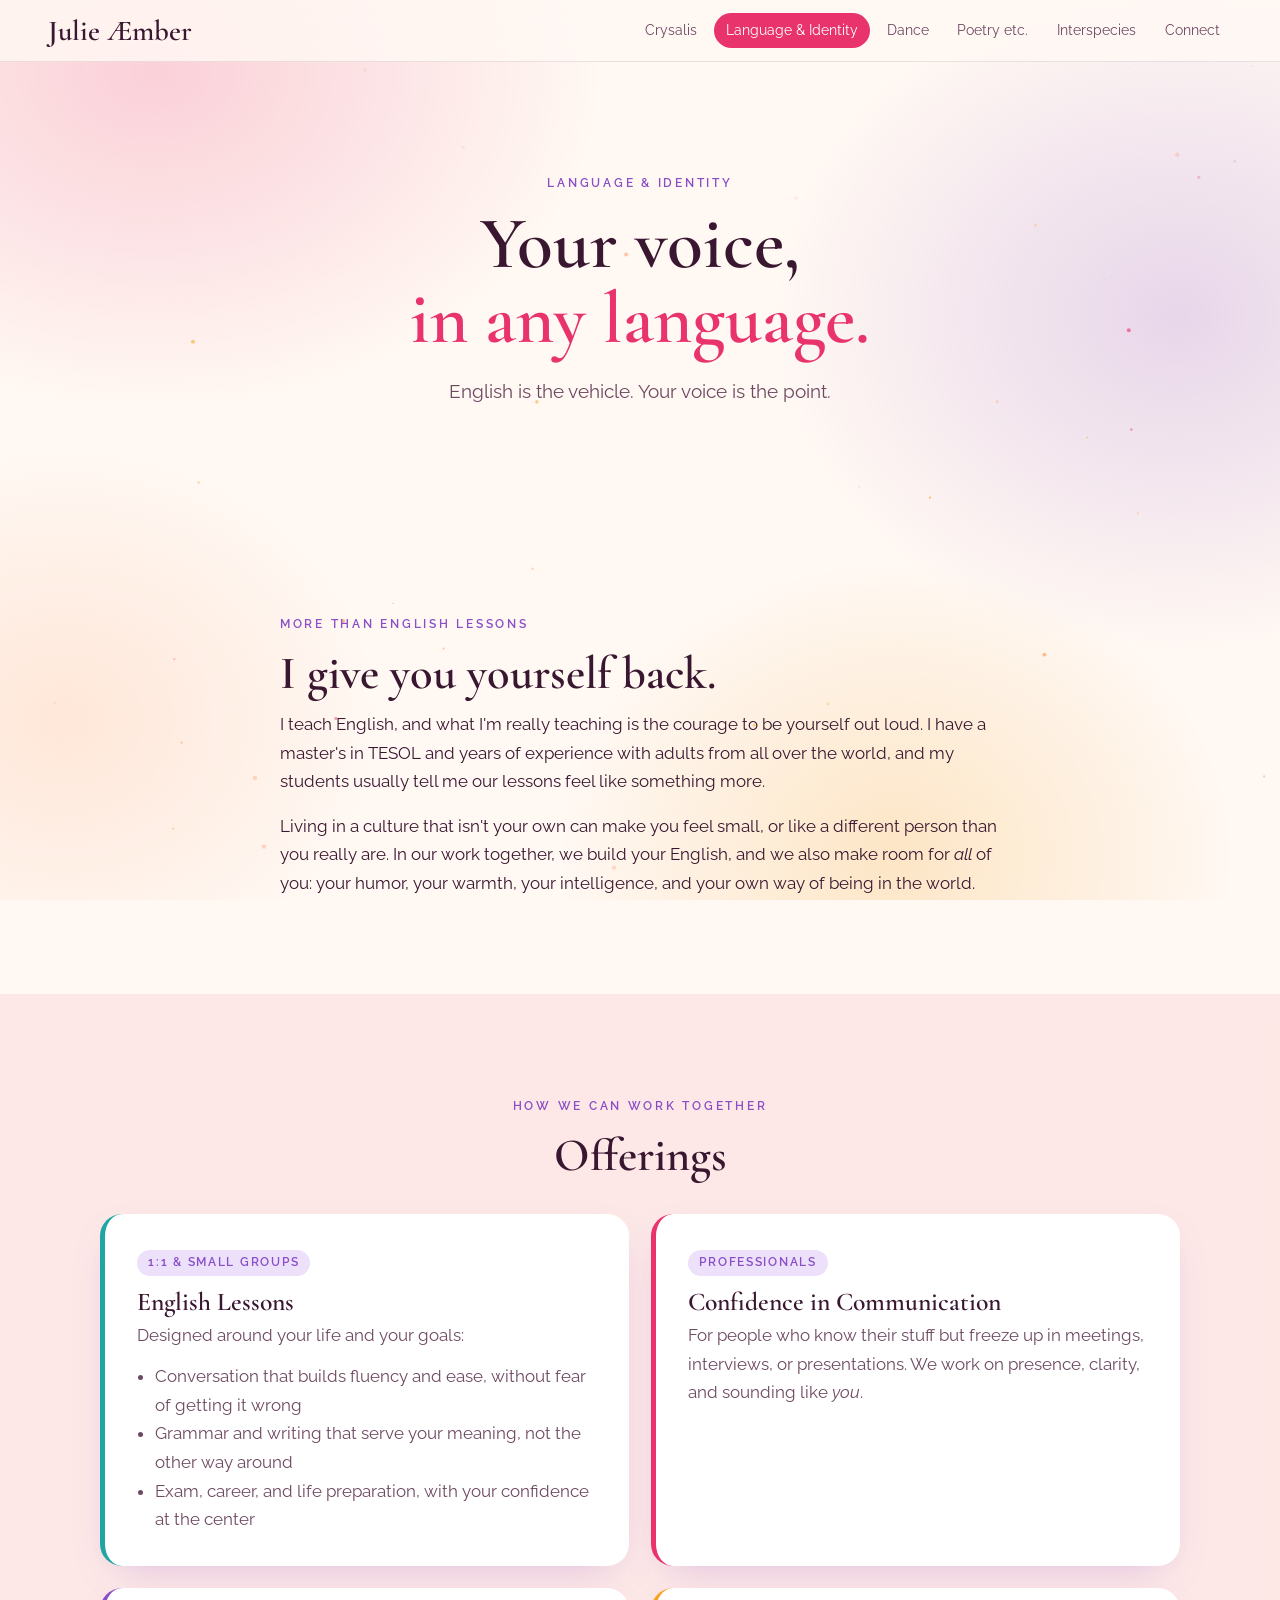
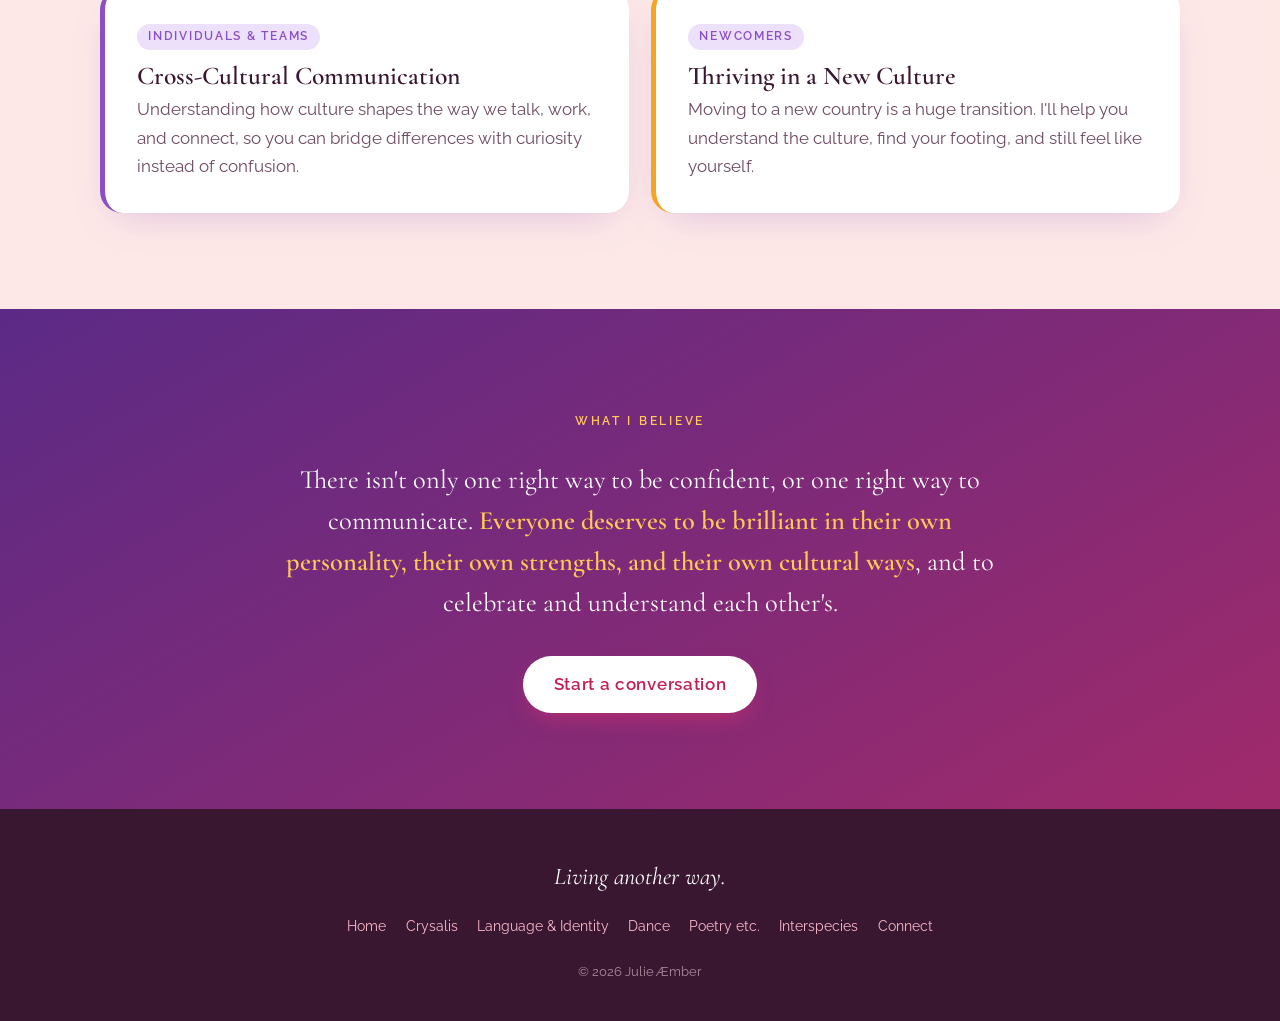
<file: language.html>
<!doctype html>
<html lang="en">
<head>
  <meta charset="utf-8">
  <meta name="viewport" content="width=device-width, initial-scale=1">
  <title>Language & Identity · Julie Æmber</title>
  <meta name="description" content="English lessons, confidence in communication, and cross-cultural communication with Julie Aember.">
  <link rel="icon" type="image/png" href="images/butterfly.png">
  <link rel="preconnect" href="https://fonts.googleapis.com">
  <link rel="preconnect" href="https://fonts.gstatic.com" crossorigin>
  <link href="https://fonts.googleapis.com/css2?family=Cormorant+Garamond:ital,wght@0,400;0,600;1,400;1,600&family=Raleway:wght@400;600;700&display=swap" rel="stylesheet">
  <link rel="stylesheet" href="style.css">
</head>
<body>
  <div class="aura" aria-hidden="true"></div>
  <canvas id="sparks" aria-hidden="true"></canvas>

  <header class="nav">
    <a href="index.html" class="logo" aria-label="Julie Aember, home">Julie Æmber</a>
    <nav>
      <a href="crysalis.html">Crysalis</a>
      <a href="language.html" aria-current="page">Language &amp; Identity</a>
      <a href="dance.html">Dance</a>
      <a href="poetry-art.html">Poetry etc.</a>
      <a href="animals.html">Interspecies</a>
      <a href="contact.html">Connect</a>
    </nav>
  </header>

  <main id="top">
    <section class="hero page-hero">
      <div>
        <p class="eyebrow">Language &amp; Identity</p>
        <h1>Your voice,<br><span>in any language.</span></h1>
        <p class="lede">English is the vehicle. Your voice is the point.</p>
      </div>
    </section>

    <section class="section reveal">
      <div class="narrow">
        <p class="eyebrow">More than English lessons</p>
        <h2>I give you yourself back.</h2>
        <p>I teach English, and what I'm really teaching is the courage to be yourself out loud. I have a master's in TESOL and years of experience with adults from all over the world, and my students usually tell me our lessons feel like something more.</p>
        <p>Living in a culture that isn't your own can make you feel small, or like a different person than you really are. In our work together, we build your English, and we also make room for <em>all</em> of you: your humor, your warmth, your intelligence, and your own way of being in the world.</p>
      </div>
    </section>

    <section class="section tint-blush reveal">
      <div class="wrap">
        <div class="center"><p class="eyebrow">How we can work together</p><h2>Offerings</h2></div>
        <div class="offerings">
          <article class="offer" style="--c:var(--turquoise)">
            <span class="tag">1:1 &amp; small groups</span>
            <h3>English Lessons</h3>
            <p>Designed around your life and your goals:</p>
            <ul>
              <li>Conversation that builds fluency and ease, without fear of getting it wrong</li>
              <li>Grammar and writing that serve your meaning, not the other way around</li>
              <li>Exam, career, and life preparation, with your confidence at the center</li>
            </ul>
          </article>
          <article class="offer" style="--c:var(--accent)">
            <span class="tag">Professionals</span>
            <h3>Confidence in Communication</h3>
            <p>For people who know their stuff but freeze up in meetings, interviews, or presentations. We work on presence, clarity, and sounding like <em>you</em>.</p>
          </article>
          <article class="offer" style="--c:var(--violet)">
            <span class="tag">Individuals &amp; teams</span>
            <h3>Cross-Cultural Communication</h3>
            <p>Understanding how culture shapes the way we talk, work, and connect, so you can bridge differences with curiosity instead of confusion.</p>
          </article>
          <article class="offer" style="--c:var(--gold)">
            <span class="tag">Newcomers</span>
            <h3>Thriving in a New Culture</h3>
            <p>Moving to a new country is a huge transition. I'll help you understand the culture, find your footing, and still feel like yourself.</p>
          </article>
        </div>
      </div>
    </section>

    <section class="section tint-deep reveal">
      <div class="narrow center">
        <p class="eyebrow">What I believe</p>
        <p class="manifesto">There isn't only one right way to be confident, or one right way to communicate. <strong>Everyone deserves to be brilliant in their own personality, their own strengths, and their own cultural ways</strong>, and to celebrate and understand each other's.</p>
        <a class="btn light" href="contact.html">Start a conversation</a>
      </div>
    </section>
  </main>

  <footer>
    <p class="sig">Living another way.</p>
    <div class="links"><a href="index.html">Home</a> <a href="crysalis.html">Crysalis</a> <a href="language.html">Language &amp; Identity</a> <a href="dance.html">Dance</a> <a href="poetry-art.html">Poetry etc.</a> <a href="animals.html">Interspecies</a> <a href="contact.html">Connect</a></div>
    <small>© <span id="year">2026</span> Julie Æmber</small>
  </footer>

  <script src="script.js"></script>
</body>
</html>
</file>
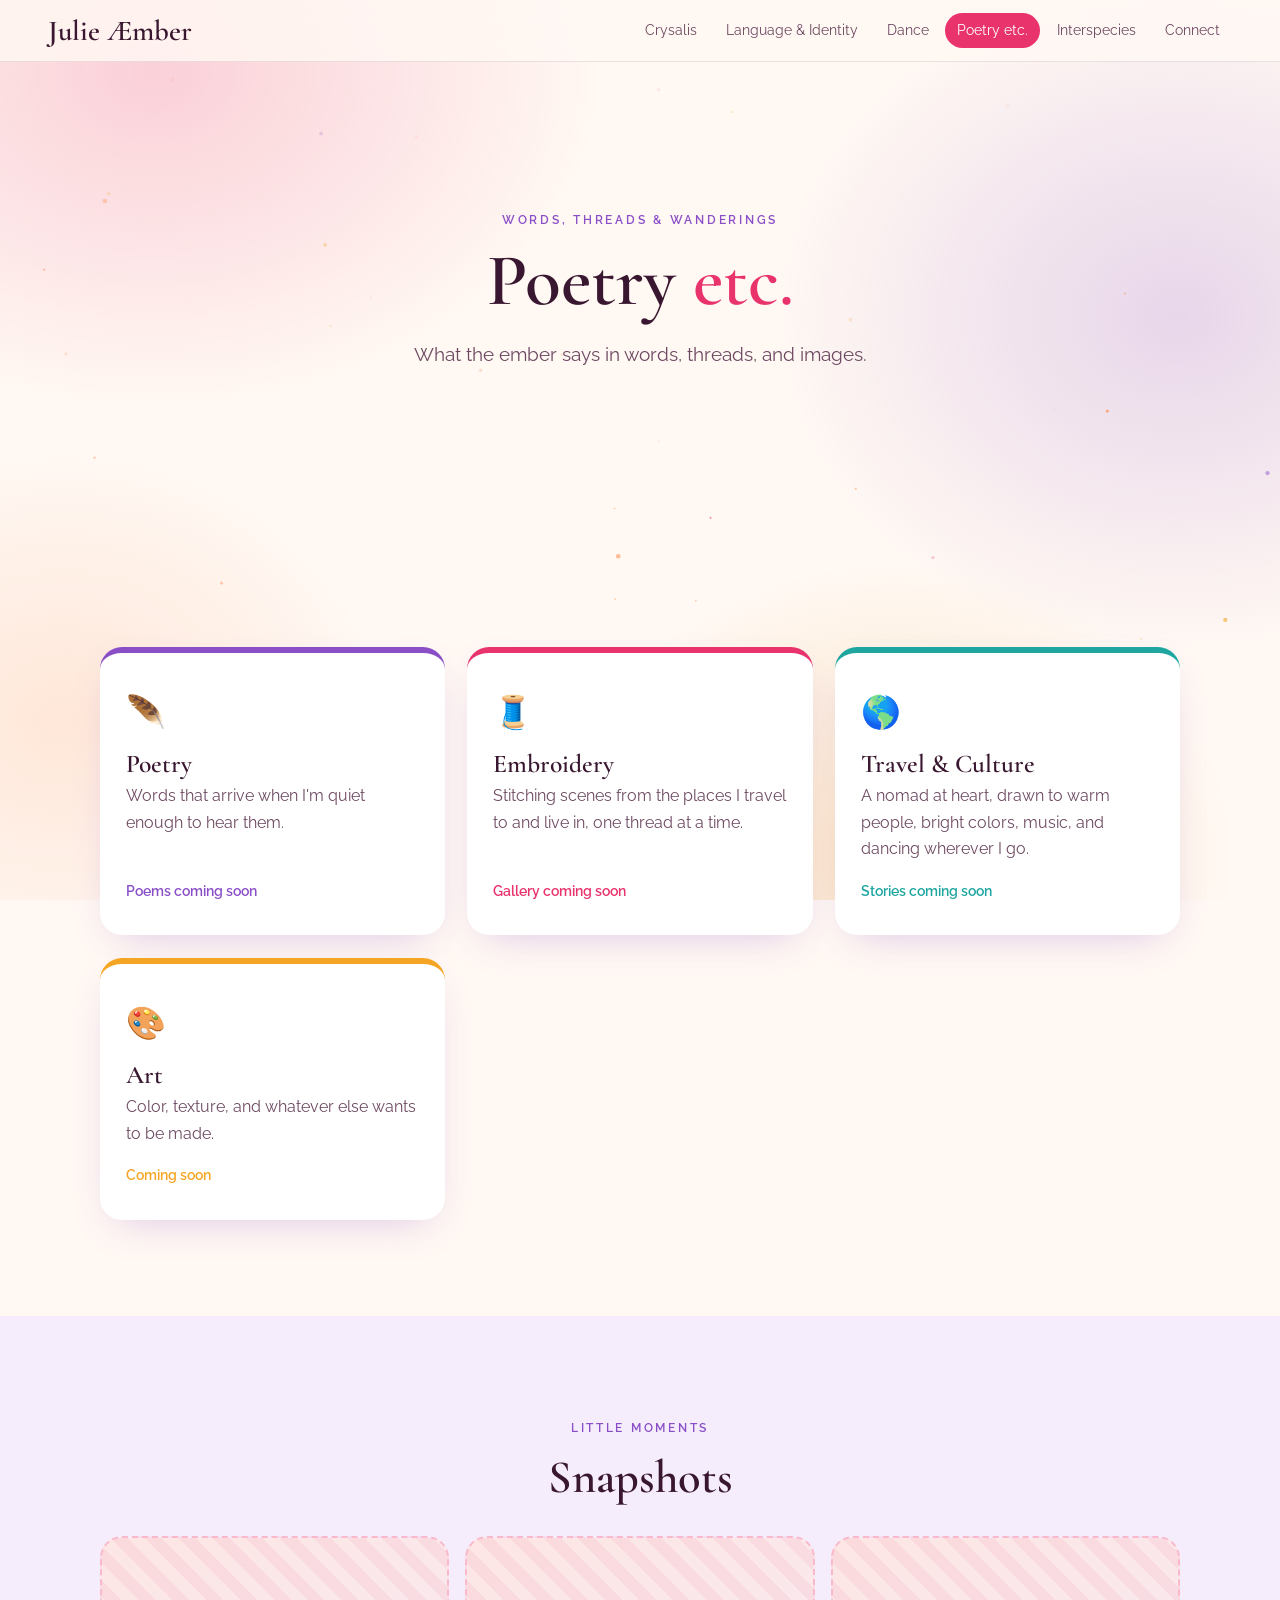
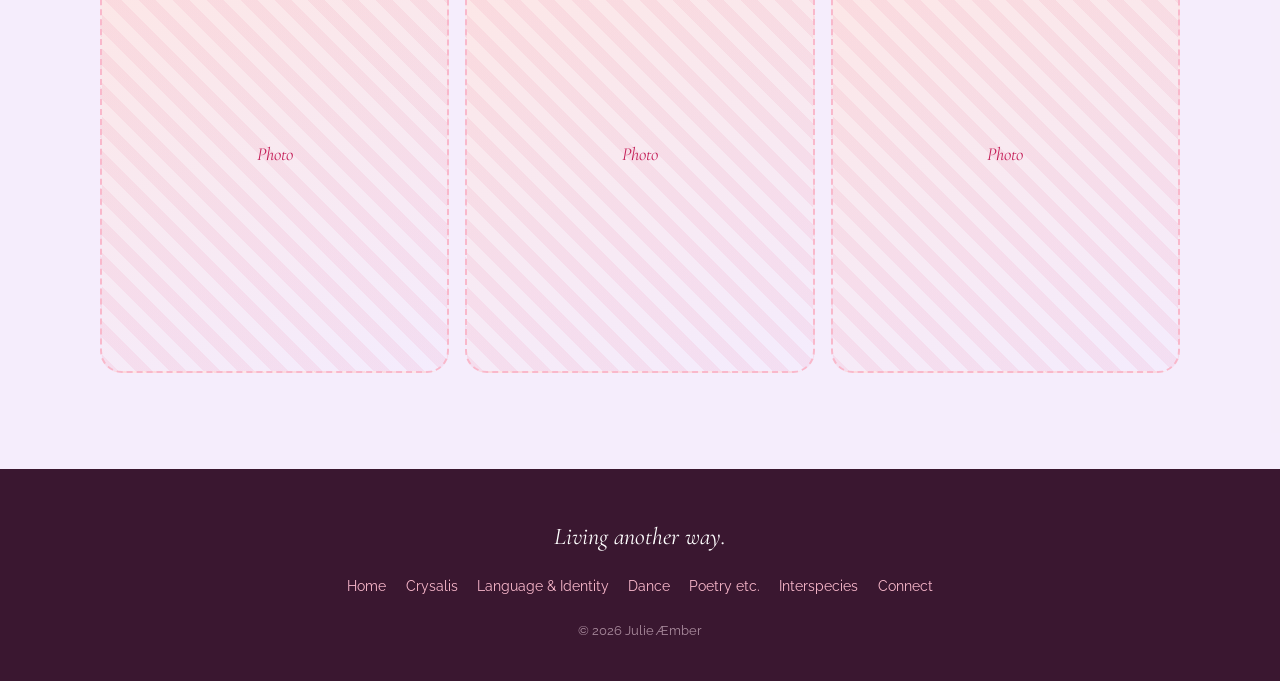
<file: poetry-art.html>
<!doctype html>
<html lang="en">
<head>
  <meta charset="utf-8">
  <meta name="viewport" content="width=device-width, initial-scale=1">
  <title>Poetry etc. · Julie Æmber</title>
  <meta name="description" content="Poetry, embroidery, travel, and art from Julie Aember.">
  <link rel="icon" type="image/png" href="images/butterfly.png">
  <link rel="preconnect" href="https://fonts.googleapis.com">
  <link rel="preconnect" href="https://fonts.gstatic.com" crossorigin>
  <link href="https://fonts.googleapis.com/css2?family=Cormorant+Garamond:ital,wght@0,400;0,600;1,400;1,600&family=Raleway:wght@400;600;700&display=swap" rel="stylesheet">
  <link rel="stylesheet" href="style.css">
</head>
<body>
  <div class="aura" aria-hidden="true"></div>
  <canvas id="sparks" aria-hidden="true"></canvas>

  <header class="nav">
    <a href="index.html" class="logo" aria-label="Julie Aember, home">Julie Æmber</a>
    <nav>
      <a href="crysalis.html">Crysalis</a>
      <a href="language.html">Language &amp; Identity</a>
      <a href="dance.html">Dance</a>
      <a href="poetry-art.html" aria-current="page">Poetry etc.</a>
      <a href="animals.html">Interspecies</a>
      <a href="contact.html">Connect</a>
    </nav>
  </header>

  <main id="top">
    <section class="hero page-hero">
      <div>
        <p class="eyebrow">words, threads &amp; wanderings</p>
        <h1>Poetry <span>etc.</span></h1>
        <p class="lede">What the ember says in words, threads, and images.</p>
      </div>
    </section>

    <section class="section reveal">
      <div class="wrap">
        <ul class="doors">
          <li><div class="door" style="--c:var(--violet)">
            <span class="icon">🪶</span><h3>Poetry</h3>
            <p>Words that arrive when I'm quiet enough to hear them.</p>
            <span class="more">Poems coming soon</span></div></li>
          <li><div class="door" style="--c:var(--accent)">
            <span class="icon">🧵</span><h3>Embroidery</h3>
            <p>Stitching scenes from the places I travel to and live in, one thread at a time.</p>
            <span class="more">Gallery coming soon</span></div></li>
          <li><div class="door" style="--c:var(--turquoise)">
            <span class="icon">🌎</span><h3>Travel &amp; Culture</h3>
            <p>A nomad at heart, drawn to warm people, bright colors, music, and dancing wherever I go.</p>
            <span class="more">Stories coming soon</span></div></li>
          <li><div class="door" style="--c:var(--gold)">
            <span class="icon">🎨</span><h3>Art</h3>
            <p>Color, texture, and whatever else wants to be made.</p>
            <span class="more">Coming soon</span></div></li>
        </ul>
      </div>
    </section>

    <section class="section tint-violet reveal">
      <div class="wrap center">
        <p class="eyebrow">Little moments</p>
        <h2>Snapshots</h2>
        <div class="gallery">
          <div class="photo-slot">Photo</div>
          <div class="photo-slot">Photo</div>
          <div class="photo-slot">Photo</div>
        </div>
      </div>
    </section>
  </main>

  <footer>
    <p class="sig">Living another way.</p>
    <div class="links"><a href="index.html">Home</a> <a href="crysalis.html">Crysalis</a> <a href="language.html">Language &amp; Identity</a> <a href="dance.html">Dance</a> <a href="poetry-art.html">Poetry etc.</a> <a href="animals.html">Interspecies</a> <a href="contact.html">Connect</a></div>
    <small>© <span id="year">2026</span> Julie Æmber</small>
  </footer>

  <script src="script.js"></script>
</body>
</html>
</file>
<file: style.css>
/* ─────────────────────────────────────────────
   Julie Æmber
   Warm cream, hot pink, violet glow, marigold sun,
   rising embers, and things that fade in as you scroll.
   ───────────────────────────────────────────── */

:root {
  --bg:        #fff8f3;
  --surface:   #ffffff;
  --blush:     #fde6e4;
  --lilac:     #f4ecfd;
  --ink:       #3a1730;
  --muted:     #6e4a62;
  --accent:    #e8336d;   /* hot pink */
  --accent-deep:#c41f58;
  --accent2:   #ff8f4d;   /* ember orange */
  --gold:      #f5a524;   /* marigold */
  --violet:    #8a4fc7;
  --turquoise: #1fa6a0;
  --pink-soft: #f9b8cb;
  --tag-bg:    #ece0fa;
  --line:      rgba(58, 23, 48, .10);
  --shadow:    0 14px 40px -18px rgba(138, 79, 199, .35);
  --radius:    22px;
  --serif: "Cormorant Garamond", Georgia, serif;
  --sans:  "Raleway", system-ui, sans-serif;
  color-scheme: light;
}

@media (prefers-color-scheme: dark) {
  :root {
    --bg:        #1d1014;
    --surface:   #2a171f;
    --blush:     #2a141c;
    --lilac:     #221530;
    --ink:       #fcebe6;
    --muted:     #d8b3c1;
    --accent:    #ff6f97;
    --accent-deep:#ff8fae;
    --accent2:   #ffa66b;
    --gold:      #ffc857;
    --violet:    #b98bea;
    --turquoise: #4fd1c5;
    --pink-soft: #7a3550;
    --tag-bg:    #3a2550;
    --line:      rgba(255, 255, 255, .10);
    --shadow:    0 14px 40px -18px rgba(0, 0, 0, .7);
    color-scheme: dark;
  }
}

*, *::before, *::after { box-sizing: border-box; margin: 0; padding: 0; }
html { scroll-behavior: smooth; }
body {
  background: var(--bg); color: var(--ink);
  font: 400 1.05rem/1.7 var(--sans);
  overflow-x: hidden;
}
img { max-width: 100%; display: block; }
a { color: var(--accent-deep); }

h1, h2, h3, .logo { font-family: var(--serif); font-weight: 600; line-height: 1.15; }
h1 { font-size: clamp(2.8rem, 9vw, 5.6rem); line-height: 1.02; }
h2 { font-size: clamp(2rem, 4.5vw, 2.9rem); margin-bottom: .6rem; }
h3 { font-size: 1.6rem; margin-bottom: .3rem; }
p + p { margin-top: 1rem; }

/* gradient script headline (always magical ~~) */
h1 em {
  font-weight: 400;
  background: linear-gradient(90deg, var(--accent), var(--accent2), var(--gold));
  -webkit-background-clip: text; background-clip: text; -webkit-text-fill-color: transparent;
  padding-bottom: .1em; padding-right: .1em;
}
h1 span { color: var(--accent); }

/* ── Drifting aura + rising embers (behind everything) ── */
.aura {
  position: fixed; inset: 0; z-index: -2; pointer-events: none;
  background:
    radial-gradient(40rem 30rem at 12% 8%,  color-mix(in srgb, var(--accent) 20%, transparent), transparent 70%),
    radial-gradient(36rem 30rem at 92% 35%, color-mix(in srgb, var(--violet) 20%, transparent), transparent 70%),
    radial-gradient(30rem 26rem at 70% 95%, color-mix(in srgb, var(--gold) 22%, transparent), transparent 70%),
    radial-gradient(28rem 24rem at 5% 80%,  color-mix(in srgb, var(--accent2) 16%, transparent), transparent 70%);
  animation: drift 24s ease-in-out infinite alternate;
}
@keyframes drift { to { transform: translate3d(-2%, 3%, 0) scale(1.06); } }
#sparks { position: fixed; inset: 0; width: 100%; height: 100%; z-index: -1; pointer-events: none; }

/* ── Header ── */
.nav {
  position: sticky; top: 0; z-index: 50;
  display: flex; flex-wrap: wrap; gap: .5rem 2rem; justify-content: space-between; align-items: center;
  padding: .8rem clamp(1rem, 4vw, 3rem);
  backdrop-filter: blur(12px);
  background: color-mix(in srgb, var(--bg) 82%, transparent);
  border-bottom: 1px solid var(--line);
}
.logo { font-size: 1.8rem; color: var(--ink); text-decoration: none; }
.nav nav { display: flex; flex-wrap: wrap; gap: .2rem .3rem; }
.nav nav a {
  color: var(--muted); text-decoration: none; font-size: .9rem;
  padding: .35rem .75rem; border-radius: 999px; transition: background .2s, color .2s;
}
.nav nav a:hover { background: var(--blush); color: var(--accent-deep); }
.nav nav a[aria-current="page"] { background: var(--accent); color: #fff; }
@media (max-width: 760px) {
  .nav { justify-content: center; }
  .nav nav { justify-content: center; }
  .nav nav a { font-size: .85rem; padding: .3rem .55rem; }
}

/* ── Layout ── */
.section { padding: clamp(3.5rem, 8vw, 6rem) clamp(1.2rem, 5vw, 3rem); }
.wrap { max-width: 1080px; margin: 0 auto; }
.narrow { max-width: 720px; margin: 0 auto; }
.center { text-align: center; }
.eyebrow {
  display: inline-block; font-size: .78rem; letter-spacing: .22em; text-transform: uppercase;
  color: var(--violet); font-weight: 600; margin-bottom: .8rem;
}
.lede, .lead { font-size: 1.2rem; color: var(--muted); }

.tint-blush  { background: color-mix(in srgb, var(--blush) 85%, transparent); }
.tint-violet { background: color-mix(in srgb, var(--lilac) 85%, transparent); }
.tint-deep   { background: linear-gradient(150deg, #5b2a86 0%, #a02a6b 100%); color: #fff; }
.tint-deep .eyebrow { color: #ffc857; }
.tint-deep .lede { color: #f7e3ff; }

/* ── Hero ── */
.hero {
  min-height: 82vh; display: grid; place-items: center; text-align: center;
  padding: 5rem 1.5rem;
}
.hero .lede { max-width: 620px; margin: 1.2rem auto 0; }
.page-hero { min-height: 50vh; }
.page-hero h1 { font-size: clamp(2.6rem, 7vw, 4.6rem); }
.threads {
  margin-top: 1.4rem; font-size: .82rem; letter-spacing: .22em; text-transform: uppercase;
  color: var(--violet); font-weight: 600;
}
.threads b { color: var(--gold); margin: 0 .4rem; }

/* ── Buttons ── */
.btn {
  display: inline-block; margin-top: 2rem;
  padding: .9rem 1.9rem; border-radius: 999px;
  background: var(--accent); color: #fff; text-decoration: none; font-weight: 600;
  letter-spacing: .04em; box-shadow: 0 10px 24px -10px rgba(232, 51, 109, .7);
  transition: transform .2s, background .2s;
}
.btn:hover { transform: translateY(-2px); background: var(--accent-deep); }
.btn.ghost { background: transparent; color: var(--accent-deep); border: 2px solid var(--accent); box-shadow: none; }
.btn.light { background: #fff; color: #c41f58; }
.btn + .btn { margin-left: .6rem; }

/* ── Intro with portrait ── */
.intro { display: grid; grid-template-columns: 300px 1fr; gap: clamp(2rem, 5vw, 4rem); align-items: center; }
.portrait {
  border-radius: 50% 50% 46% 54% / 55% 48% 52% 45%;
  border: 6px solid var(--surface); box-shadow: var(--shadow), 0 0 0 10px var(--pink-soft);
  aspect-ratio: 1 / 1.08; object-fit: cover; width: 100%;
}
.aember {
  margin-top: 1.4rem; padding: 1rem 1.3rem; border-left: 4px solid var(--accent2);
  font-family: var(--serif); font-style: italic; font-size: 1.3rem; line-height: 1.5;
  background: color-mix(in srgb, var(--accent2) 8%, transparent); border-radius: 0 14px 14px 0;
}
@media (max-width: 760px) {
  .intro { grid-template-columns: 1fr; text-align: center; }
  .portrait { max-width: 240px; margin: 0 auto; }
  .aember { text-align: left; }
}

/* ── Door cards ── */
.doors { display: grid; grid-template-columns: repeat(auto-fit, minmax(260px, 1fr)); gap: 1.4rem; margin-top: 2.4rem; list-style: none; }
.door {
  display: flex; flex-direction: column; height: 100%;
  background: var(--surface); border-radius: var(--radius); padding: 2rem 1.6rem;
  text-decoration: none; color: var(--ink); box-shadow: var(--shadow);
  border-top: 6px solid var(--c, var(--accent));
  transition: transform .25s;
}
a.door:hover { transform: translateY(-6px); }
.door .icon { font-size: 2rem; margin-bottom: .6rem; }
.door p { color: var(--muted); font-size: .98rem; flex: 1; }
.door .more { margin-top: 1rem; color: var(--c, var(--accent)); font-weight: 600; font-size: .9rem; }

/* ── Offerings ── */
.offerings { display: grid; grid-template-columns: repeat(2, 1fr); gap: 1.4rem; margin-top: 2rem; }
@media (max-width: 760px) { .offerings { grid-template-columns: 1fr; } }
.offer {
  background: var(--surface); border-radius: var(--radius); padding: 2rem; box-shadow: var(--shadow);
  border-left: 5px solid var(--c, var(--accent));
}
.offer .tag {
  display: inline-block; font-size: .72rem; letter-spacing: .15em; text-transform: uppercase;
  background: var(--tag-bg); color: var(--violet); padding: .2rem .7rem; border-radius: 999px;
  margin-bottom: .7rem; font-weight: 600;
}
.offer p, .offer ul { color: var(--muted); }
.offer ul { margin: .8rem 0 0 1.1rem; }

.styles { display: flex; flex-wrap: wrap; gap: .5rem; margin-top: 1.4rem; }
.styles span {
  background: var(--surface); border: 1.5px solid var(--pink-soft); color: var(--accent-deep);
  padding: .35rem 1rem; border-radius: 999px; font-size: .9rem; font-weight: 600;
}

/* ── Photos ── */
.photo {
  width: 100%; aspect-ratio: 4 / 5; object-fit: cover; object-position: 50% 62%;
  border-radius: var(--radius); box-shadow: var(--shadow);
  border: 6px solid var(--surface);
}

/* ── Photo placeholders ── */
.photo-slot {
  border-radius: var(--radius); aspect-ratio: 4 / 5;
  display: grid; place-items: center; text-align: center; padding: 1rem;
  background:
    repeating-linear-gradient(45deg, color-mix(in srgb, var(--accent) 7%, transparent) 0 12px, transparent 12px 24px),
    linear-gradient(160deg, var(--blush), var(--lilac));
  border: 2px dashed var(--pink-soft); color: var(--accent-deep);
  font-family: var(--serif); font-style: italic; font-size: 1.15rem;
}
.gallery { display: grid; grid-template-columns: repeat(auto-fit, minmax(200px, 1fr)); gap: 1rem; margin-top: 2rem; }
.split { display: grid; grid-template-columns: 1fr 1fr; gap: clamp(2rem, 5vw, 4rem); align-items: center; }
@media (max-width: 760px) { .split { grid-template-columns: 1fr; } }

/* ── Testimonial ── */
.quote {
  max-width: 760px; margin: 0 auto; text-align: center;
  font-family: var(--serif); font-size: clamp(1.4rem, 3vw, 1.9rem); font-style: italic; line-height: 1.45;
}
.quote::before { content: "“"; display: block; font-size: 5rem; line-height: .6; color: var(--accent); font-style: normal; }
.quote cite {
  display: block; margin-top: 1.2rem; font-family: var(--sans); font-style: normal;
  font-size: .9rem; letter-spacing: .15em; text-transform: uppercase; color: var(--violet); font-weight: 600;
}
.todo {
  display: inline-block; background: #fff3c4; color: #7a5a00; border: 1px dashed var(--gold);
  font-family: var(--sans); font-style: normal; font-size: .8rem; padding: .15rem .6rem; border-radius: 8px;
}

/* ── Steps ── */
.steps { display: grid; grid-template-columns: repeat(auto-fit, minmax(220px, 1fr)); gap: 1.4rem; margin-top: 2rem; counter-reset: s; }
.step { background: rgba(255,255,255,.12); border: 1px solid rgba(255,255,255,.25); border-radius: var(--radius); padding: 1.8rem; }
.step::before {
  counter-increment: s; content: counter(s);
  display: grid; place-items: center; width: 42px; height: 42px; border-radius: 50%;
  background: #ffc857; color: #3a1730; font-weight: 700; margin-bottom: .9rem;
}
.step p { color: #f7e3ff; }

/* ── Manifesto ── */
.manifesto { font-family: var(--serif); font-size: clamp(1.3rem, 2.6vw, 1.65rem); line-height: 1.55; }
.manifesto strong { color: var(--accent); font-weight: 600; }
.tint-deep .manifesto strong { color: #ffc857; }

/* ── Contact ── */
.contact-ways { display: grid; grid-template-columns: repeat(auto-fit, minmax(220px, 1fr)); gap: 1.2rem; }
.contact-ways a {
  display: block; background: var(--surface); border-radius: var(--radius); padding: 1.6rem; text-decoration: none;
  color: var(--ink); box-shadow: var(--shadow); text-align: center; transition: transform .2s;
}
.contact-ways a:hover { transform: translateY(-4px); }
.contact-ways .icon { font-size: 1.8rem; }
.contact-ways strong { display: block; font-family: var(--serif); font-size: 1.4rem; margin: .3rem 0 .1rem; }
.contact-ways span { color: var(--muted); font-size: .92rem; }

/* ── Footer ── */
footer {
  text-align: center; padding: 3rem 1.5rem 2.4rem;
  background: #3a1730; color: #f6dbe8;
}
footer .sig { font-family: var(--serif); font-style: italic; font-size: 1.5rem; color: #fff; }
footer .links { margin-top: 1rem; display: flex; justify-content: center; flex-wrap: wrap; gap: .3rem 1.2rem; }
footer a { color: #f9b8cb; text-decoration: none; font-size: .9rem; }
footer a:hover { color: #fff; }
footer small { display: block; margin-top: 1.4rem; opacity: .6; font-size: .8rem; }

/* ── Fade in as you scroll ── */
.reveal { opacity: 0; transform: translateY(1.5rem); transition: opacity .9s ease, transform .9s ease; }
.reveal.in { opacity: 1; transform: none; }

@media (prefers-reduced-motion: reduce) {
  html { scroll-behavior: auto; }
  .aura { animation: none; }
  #sparks { display: none; }
  .reveal { opacity: 1; transform: none; transition: none; }
}
</file>
